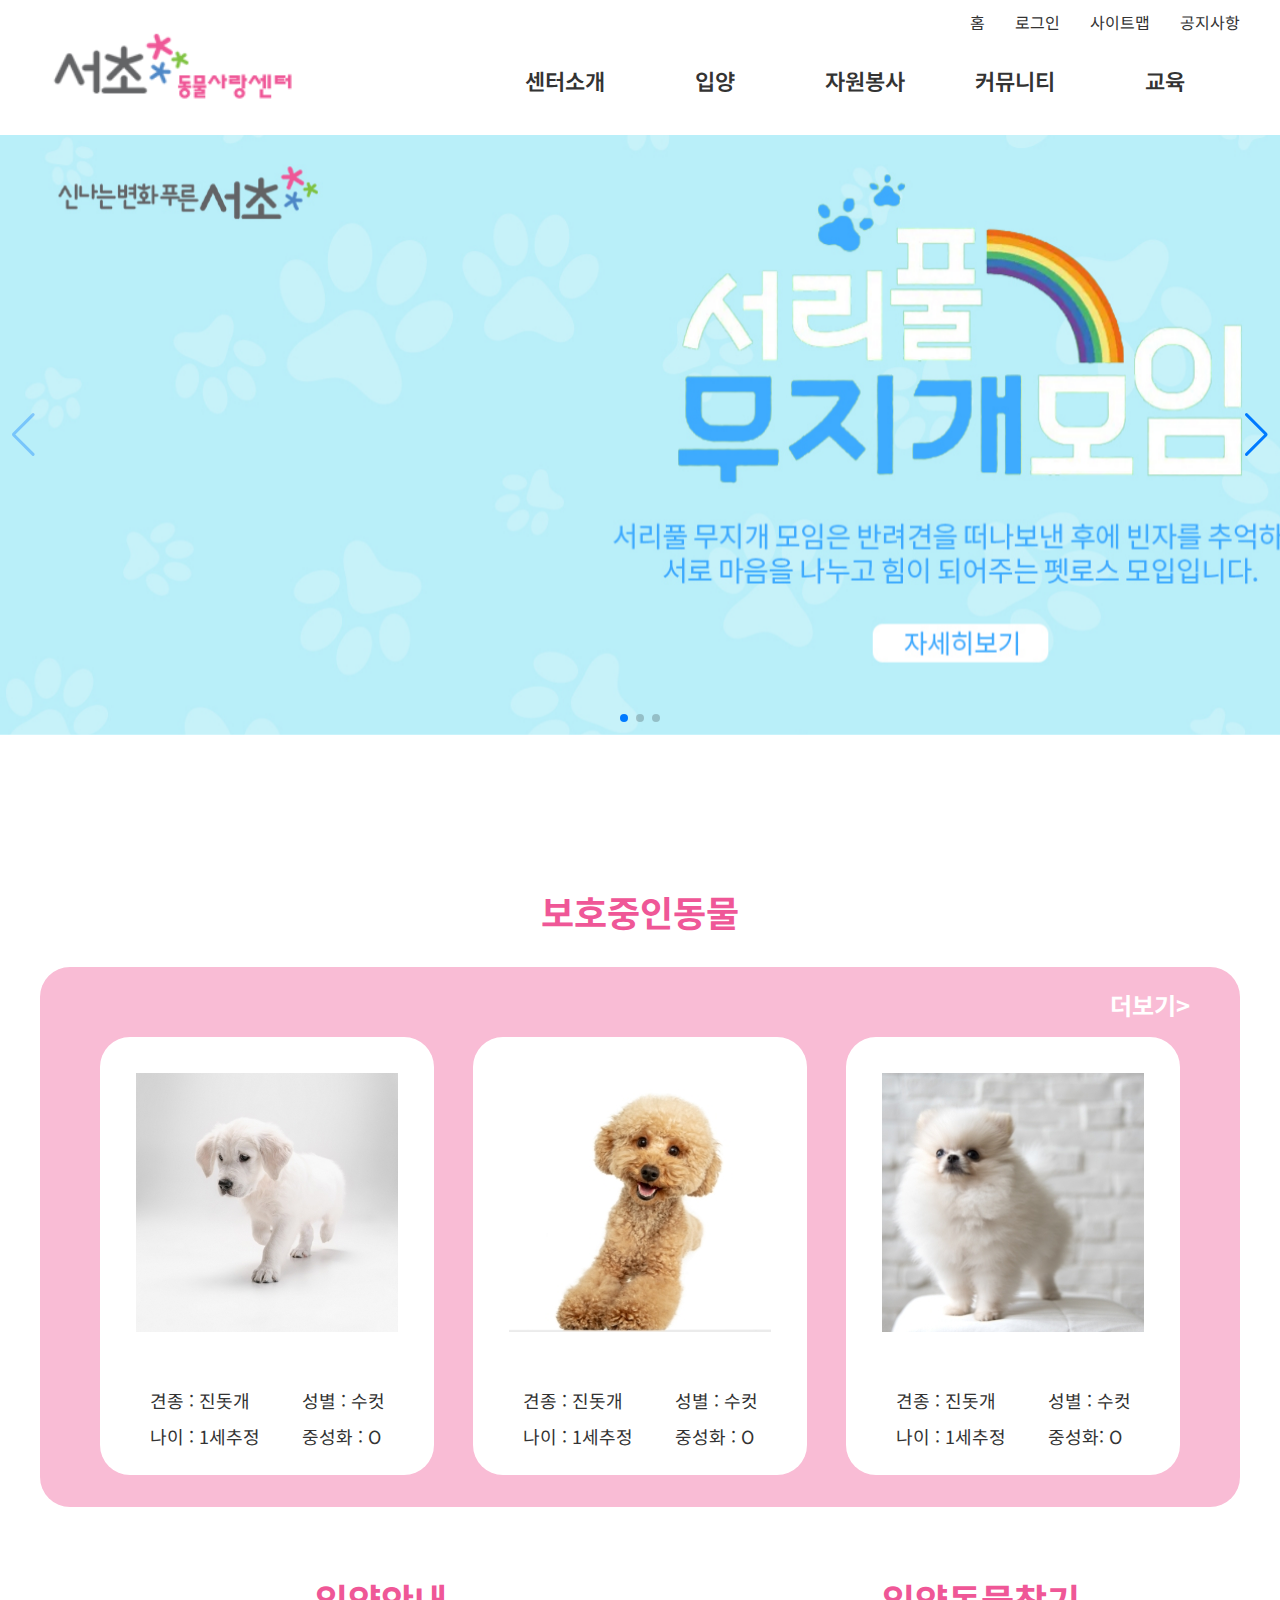
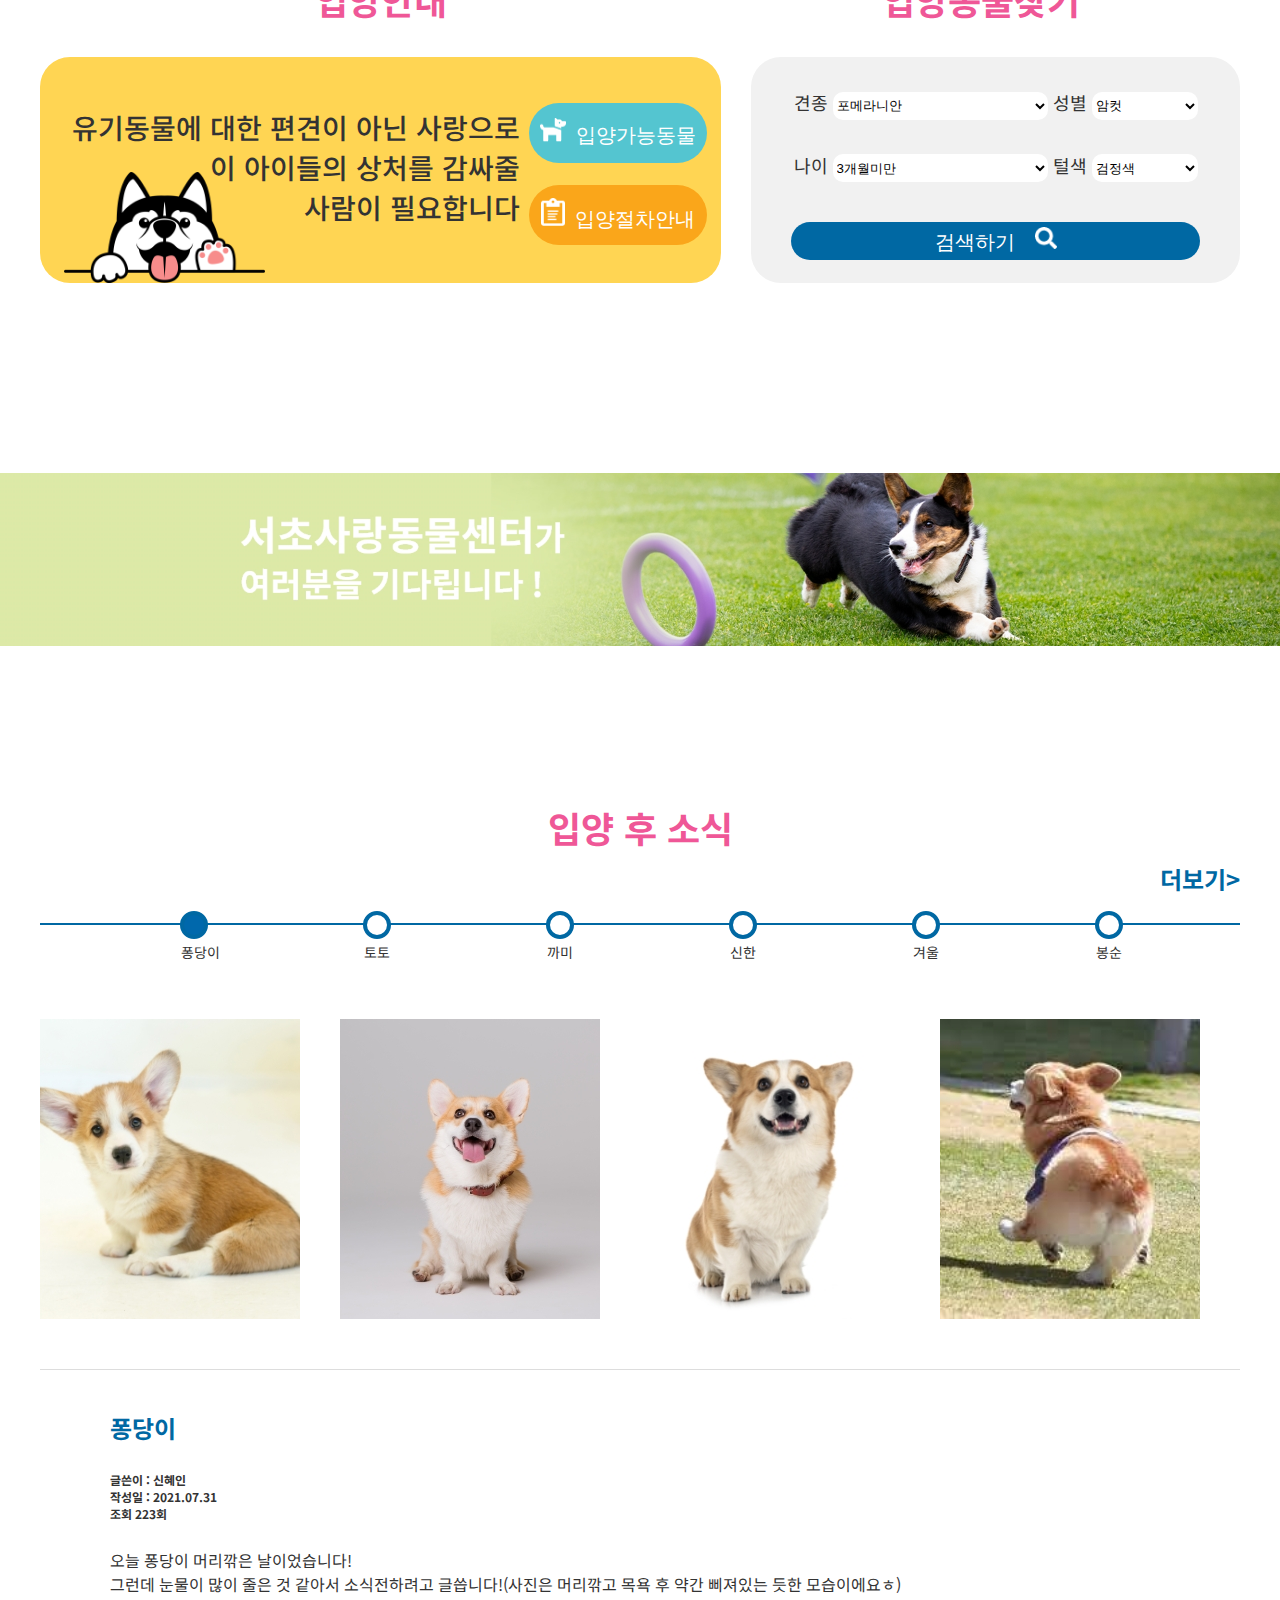
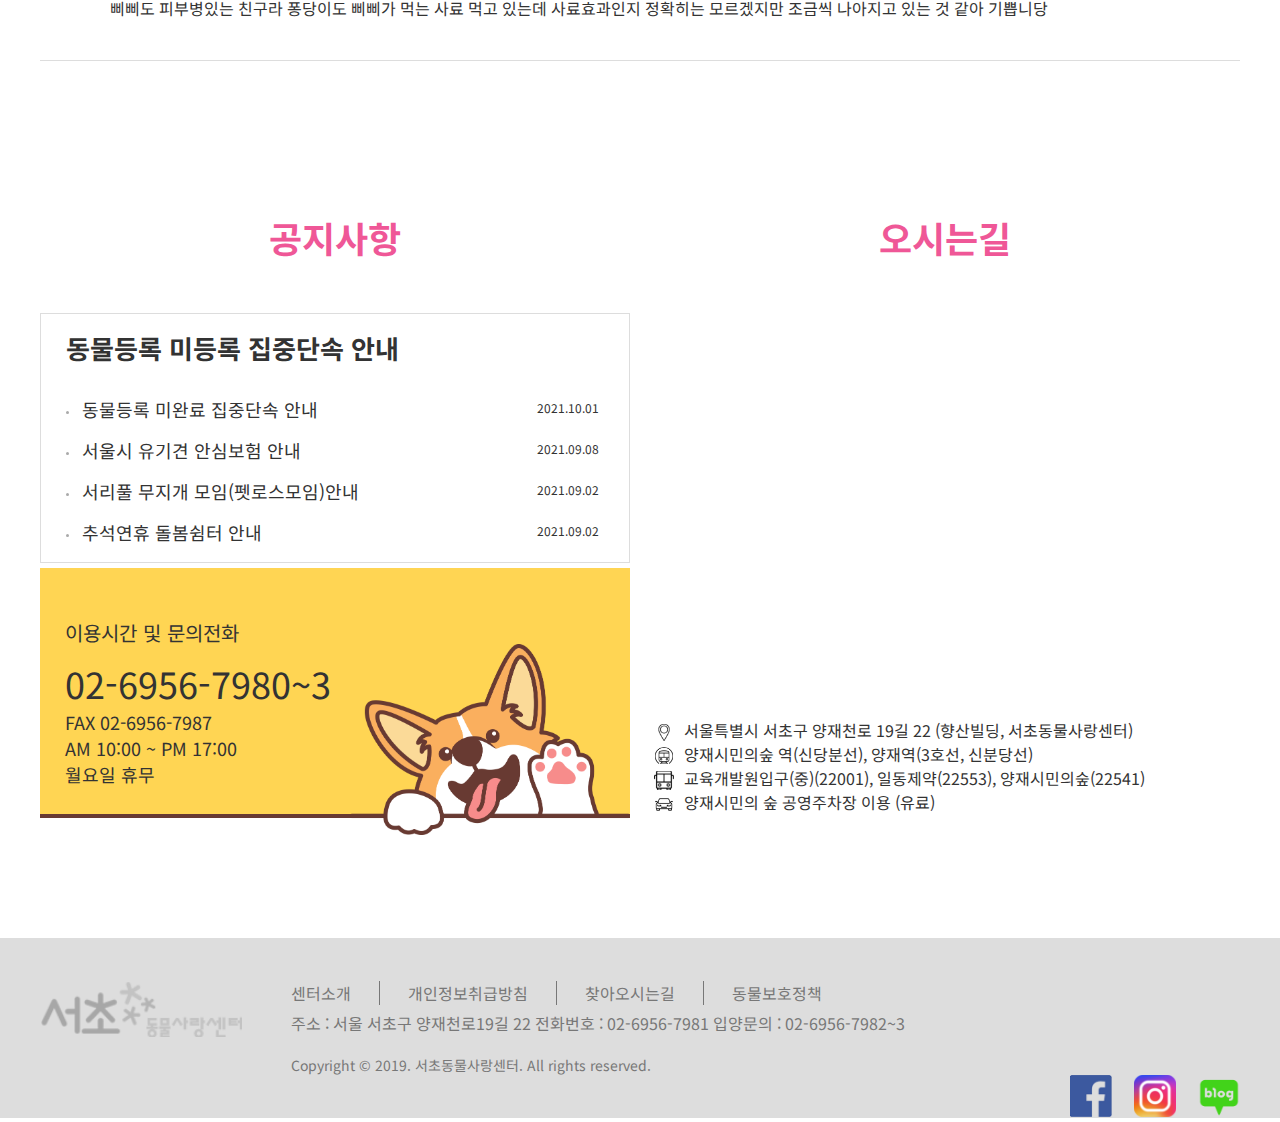
<file: index.html>
<!DOCTYPE html>
<html lang="ko">
<head>
    <meta charset="UTF-8">
    <meta http-equiv="X-UA-Compatible" content="IE=edge">
    <meta name="viewport" content="width=device-width, initial-scale=1.0">
    <title>서초동물사랑센터</title>
    <link href="https://fonts.googleapis.com/css2?family=Noto+Sans+KR:wght@300;400;500;700&display=swap" rel="stylesheet">
  <!-- 폰트어썸 -->
  <link rel="stylesheet" href="https://cdnjs.cloudflare.com/ajax/libs/font-awesome/4.7.0/css/font-awesome.min.css">
  <link rel="stylesheet" href="css/style.css">
  <!-- 제이쿼리 -->
  <script src="https://ajax.googleapis.com/ajax/libs/jquery/3.5.1/jquery.min.js"></script>
  <!-- 자바스크립트 -->
  <script src="./js/main.js"></script>
  <link
      rel="stylesheet"
      href="https://unpkg.com/swiper/swiper-bundle.min.css"
    />
    <script src="https://unpkg.com/swiper/swiper-bundle.min.js"></script>

</head>
<body>
    <header id="header">
        <h1><a href="./index.html"><img src="images/logo.png" alt="서울동물사랑센터 로고"></a>
        </h1>
        <div class="header-box">
            <ul class="header-first-nav">
                <li><a href="./index.html">홈</a></li>
                <li><a href="#">로그인</a></li>
                <li><a href="#">사이트맵</a></li>
                <li><a href="#">공지사항</a></li>
            </ul>
            <ul class="header-second-nav">
                <li><a href="./introduce/introduce.html">센터소개</a>
                    <ul class="header-second-nav-depth">
                        <li><a href="./introduce/introduce.html">소개</a></li>
                        <li><a href="./introduce/introduce_2.html">둘러보기</a></li>
                        <li><a href="./introduce/introduce_3.html">오시는길</a></li>
                    </ul>
                </li>
                <li><a href="./adopt/adopt-1.html">입양</a>
                    <ul class="header-second-nav-depth">
                        <li><a href="./adopt/adopt-1.html">입양절차</a></li>
                        <li><a href="./adopt/adopt-2.html">보호중인동물</a></li>
                        <li><a href="./adopt/adopt-3.html">입양 후 소식</a></li>
                    </ul>
                </li>
                <li><a href="#">자원봉사</a>
                    <ul class="header-second-nav-depth">
                        <li><a href="#">안내</a></li>
                        <li><a href="#">신청</a></li>
                    </ul>
                </li>
                <li><a href="#">커뮤니티</a>
                    <ul class="header-second-nav-depth">
                        <li><a href="#">공지사항</a></li>
                        <li><a href="#">갤러리</a></li>
                        <li><a href="#">뉴스레터</a></li>
                        <li><a href="#">FQA</a></li>
                    </ul>
                </li>
                <li><a href="#">교육</a>
                    <ul class="header-second-nav-depth">
                        <li><a href="#">온라인교육영상</a></li>
                    </ul>
                </li>
            </ul>
        </div>
    </header>
    <div class="swiper mySwiper">
        <div class="swiper-wrapper">
          <div class="swiper-slide"><img src="./images/main-banner1.jpg" alt="1"></div>
          <div class="swiper-slide"><img src="./images/main-banner2.jpg" alt="1"></div>
          <div class="swiper-slide"><img src="./images/main-banner3.jpg" alt="1"></div>
        </div>
        <div class="swiper-button-next"></div>
        <div class="swiper-button-prev"></div>
        <div class="swiper-pagination"></div>
      </div>

      <section id="contents-1">
          <h2>보호중인동물</h2>
          <div class="contents-box container">
            <a href="./adopt/adopt-2.html"><span>더보기></span></a>
              <div class="contents1">
                  <img src="images/contents-img1.jpg" alt="1">
                  <div class="text-box">
                      <div class="dog-info">
                          <a href="#"><span>견종 : 진돗개</span></a>
                          <a href="#"><span>나이 : 1세추정</span></a>
                      </div>
                      <div class="dog-info">
                        <a href="#"><span>성별 : 수컷</span></a>
                        <a href="#"><span>중성화 : O</span></a>
                    </div>
                  </div>
              </div>
              <div class="contents1">
                <img src="images/contents-img2.jpg" alt="2">
                <div class="text-box">
                    <div class="dog-info">
                        <a href="#"><span>견종 : 진돗개</span></a>
                        <a href="#"><span>나이 : 1세추정</span></a>
                    </div>
                    <div class="dog-info">
                      <a href="#"><span>성별 : 수컷</span></a>
                      <a href="#"><span>중성화 : O</span></a>
                  </div>
                    
                </div>
            </div>
            <div class="contents1">
                <img src="images/contents-img3.jpg" alt="3">
                <div class="text-box">
                    <div class="dog-info">
                        <a href="#"><span>견종 : 진돗개</span></a>
                        <a href="#"><span>나이 : 1세추정</span></a>
                    </div>
                    <div class="dog-info">
                      <a href="#"><span>성별 : 수컷</span></a>
                      <a href="#"><span>중성화: O</span></a>
                  </div>
                    
                </div>
            </div>
          </div>
      </section>

      <section id="contents-2">
          <div class="contents2-1">
              <h2>입양안내</h2>
              <div class="contents2-1-box">
                  <p>유기동물에 대한 편견이 아닌 사랑으로
                      이 아이들의 상처를 감싸줄
                      사람이 필요합니다
                  </p>
                  <img src="images/dog4.png" alt="dogimg1">
                  <div class="contents2-1-button">
                      <a href="./adopt/adopt-2.html"><button class="button1"><img src="images/icon01.png" alt="1">입양가능동물</button></a>
                      <a href="./adopt/adopt-1.html"><button class="button2"><img src="images/icon02.png" alt="2">입양절차안내</button></a>
                  </div>
              </div>
          </div>
          <div class="contents2-2">
              <h2>입양동물찾기</h2>
              <div class="contents2-2-box">
                  <div class="select-box">
                      <span class="span1">견종</span>
                      <select name="견종" class="select-1">
                          <option value="">포메라니안</option>
                          <option value="">푸들</option>
                          <option value="">허스키</option>
                          <option value="">웰시코기</option>
                          <option value="">도베르만</option>
                          <option value="">사모예드</option>
                          <option value="">진돗개</option>
                      </select>
                      <span class="span2">성별</span>
                      <select name="성별" class="select-2">
                          <option value="">암컷</option>
                          <option value="">수컷</option>
                      </select>
                  </div>
                  <div>
                      <span>나이</span>
                      <select name="나이" class="select-1">
                        <option value="">3개월미만</option>
                        <option value="">6개월미만</option>
                        <option value="">1세</option>
                        <option value="">2세</option>
                        <option value="">3세</option>
                        <option value="">4세</option>
                        <option value="">5세이상</option>   
                      </select>
                      <span>털색</span>
                      <select name="털색" class="select-2">
                        <option value="">검정색</option>
                        <option value="">갈색</option>
                        <option value="">하얀색</option>
                        <option value="">주황색</option>
                        <option value="">회색</option>
                        <option value="">기타</option>
                      </select>
                </div>
                <button class="search-button">검색하기<img src="images/search_icon.png" alt=""></button>
              </div>
          </div>
      </section>

      <section id="sub-banner">
          <div class="sub-banner">
              <img src="images/sub-banner.jpg" alt="sub banner">
          </div>
      </section> 
      
      <section id="contents-3" class="container">
          <h2>입양 후 소식</h2>
          <a href="./adopt/adopt-3.html"><span>더보기></span></a> 
          <div class="indicator">
                <div class="indicator-box">
                    <div class="borderline"></div>
                    
                    <ul class="circle">
                        <li><a href="#"></a></li>
                        <li><a href="#"></a></li>
                        <li><a href="#"></a></li>
                        <li><a href="#"></a></li>
                        <li><a href="#"></a></li>
                        <li><a href="#"></a></li>                 
                    </ul>
                    <ul class="dog-name">
                        <li><a href="#">퐁당이</a></li>
                        <li><a href="#">토토</a></li>
                        <li><a href="#">까미</a></li>
                        <li><a href="#">신한</a></li>
                        <li><a href="#">겨울</a></li>
                        <li><a href="#">봉순</a></li>                 
                    </ul>
                    </div>
                </div>
                
          </div>
          <div class="contents3">
              <img src="images/content3-img1.jpg" alt="c3img1">
              <img src="images/content3-img2.jpg" alt="c3img2">
              <img src="images/content3-img3.jpg" alt="c3img3">
              <img src="images/content3-img4.jpg" alt="c3img4">
          </div>
          <div class="review-box">
              <h3>퐁당이</h3><br>
              <div class="writer"><p>글쓴이 : 신혜인</p><p>작성일 : 2021.07.31</p><p>조회 223회</p></div><br>
              <p>오늘 퐁당이 머리깎은 날이었습니다!
                그런데 눈물이 많이 줄은 것 같아서 소식전하려고 글씁니다!(사진은 머리깎고 목욕 후 약간 삐져있는 듯한 모습이에요ㅎ)
                삐삐도 피부병있는 친구라 퐁당이도 삐삐가 먹는 사료 먹고 있는데 사료효과인지 정확히는 모르겠지만 조금씩 나아지고 있는 것 같아 기쁩니당</p>
          </div>
      </section>

      <section id="contents-4" class="container">
          <div class="contents4-1">
              <h2>공지사항</h2>
              <div class="notice-box">
                  <ul>
                      <li>
                          <a href="#">
                          <h3>동물등록 미등록 집중단속 안내</h3>
                      </a>
                    </li>
                    <li>
                        <a href="#">
                            동물등록 미완료 집중단속 안내
                            <span>2021.10.01</span>
                        </a>
                    </li>
                    <li>
                        <a href="#">
                            서울시 유기견 안심보험 안내
                            <span>2021.09.08</span>
                        </a>
                    </li>
                    <li>
                        <a href="#">
                            서리풀 무지개 모임(펫로스모임)안내
                            <span>2021.09.02</span>
                        </a>
                    </li>
                    <li>
                        <a href="#">
                            추석연휴 돌봄쉼터 안내
                            <span>2021.09.02</span>
                        </a>
                    </li>
                  </ul>
              </div>
              <div class="guide-box">
                  <p>이용시간 및 문의전화</p>
                  <p>02-6956-7980~3</p>
                  <p>FAX 02-6956-7987</p>
                  <p>AM 10:00 ~ PM 17:00</p>
                  <p>월요일 휴무</p>
                  <img src="images/dog2.png" alt="dog5">
              </div>
          </div>
          <div class="contents4-2">
              <h2>오시는길</h2>
              <div class="map">
                <iframe src="https://www.google.com/maps/embed?pb=!1m18!1m12!1m3!1d3166.33855707436!2d127.03593541558656!3d37.47633633704579!2m3!1f0!2f0!3f0!3m2!1i1024!2i768!4f13.1!3m3!1m2!1s0x357ca10b5d836675%3A0x1bbfbc48b01835de!2z7ISc7LSIIOuPmeusvOyCrOuekeyEvO2EsA!5e0!3m2!1sko!2skr!4v1635246978576!5m2!1sko!2skr" 
                width="590" 
                height="400" 
                style="border:0;" 
                allowfullscreen="" loading="lazy">
                </iframe>
              </div>
              <div class="map-guide">
                  <div class="map-guide-text-box">
                  <img src="images/guide-icon1.png" alt="">
                  <p>서울특별시 서초구 양재천로 19길 22
                    (향산빌딩, 서초동물사랑센터)</p>
                  </div> 
                  <div class="map-guide-text-box">
                    <img src="images/guide-icon2.png" alt="">
                    <p>양재시민의숲 역(신당분선), 양재역(3호선,
                        신분당선)
                    </p>
                    </div>
                    <div class="map-guide-text-box">
                        <img src="images/guide-icon3.png" alt="">
                        <p>교육개발원입구(중)(22001), 일동제약(22553),
                             양재시민의숲(22541)
                        </p>
                        </div>
                     <div class="map-guide-text-box">
                        <img src="images/guide-icon4.png" alt="">
                        <p>양재시민의 숲 공영주차장 이용 (유료)</p>
                    </div> 
              </div>
          </div>
      </section>
      <footer>
        <div class="footer-box">
                <a href="../index/index.html">
                    <img class="footer-logo" src="images/footer_logo.png" alt="푸터로고">
                </a>
                <div class="footer-box-flex">
                    <ul class="footer-box-ul">
                        <li><a href="./introduce/introduce.html">센터소개</a></li>
                        <li><a href="#">개인정보취급방침</a></li>
                        <li><a href="./introduce/introduce_3.html">찾아오시는길</a></li>
                        <li><a href="#">동물보호정책</a></li>
                    </ul>
                    <div class="footer-box-p">
                        <p>주소 : 서울 서초구 양재천로19길 22   전화번호 : 02-6956-7981   입양문의 : 02-6956-7982~3
                        </p>
                        <p>Copyright &copy; 2019. 서초동물사랑센터. All rights reserved.</p>
                    </div>
                </div>
            </div>
            <div class="icon">
                <a href="#"><img src="images/face-book.png" alt="페이스북"></a>
                <a href="#"><img src="images/instagram.png" alt="인스타그램"></a>
                <a href="#"><img src="images/band.png" alt="네이버밴드"></a>
            </div>
        </footer>
        <script>
            var swiper = new Swiper(".mySwiper", {
              spaceBetween: 30,
              centeredSlides: true,
              autoplay: {
                delay: 2500,
                disableOnInteraction: false,
              },
              pagination: {
                el: ".swiper-pagination",
                clickable: true,
              },
              navigation: {
                nextEl: ".swiper-button-next",
                prevEl: ".swiper-button-prev",
              },
            });
          </script>
</body>
</html>
</file>
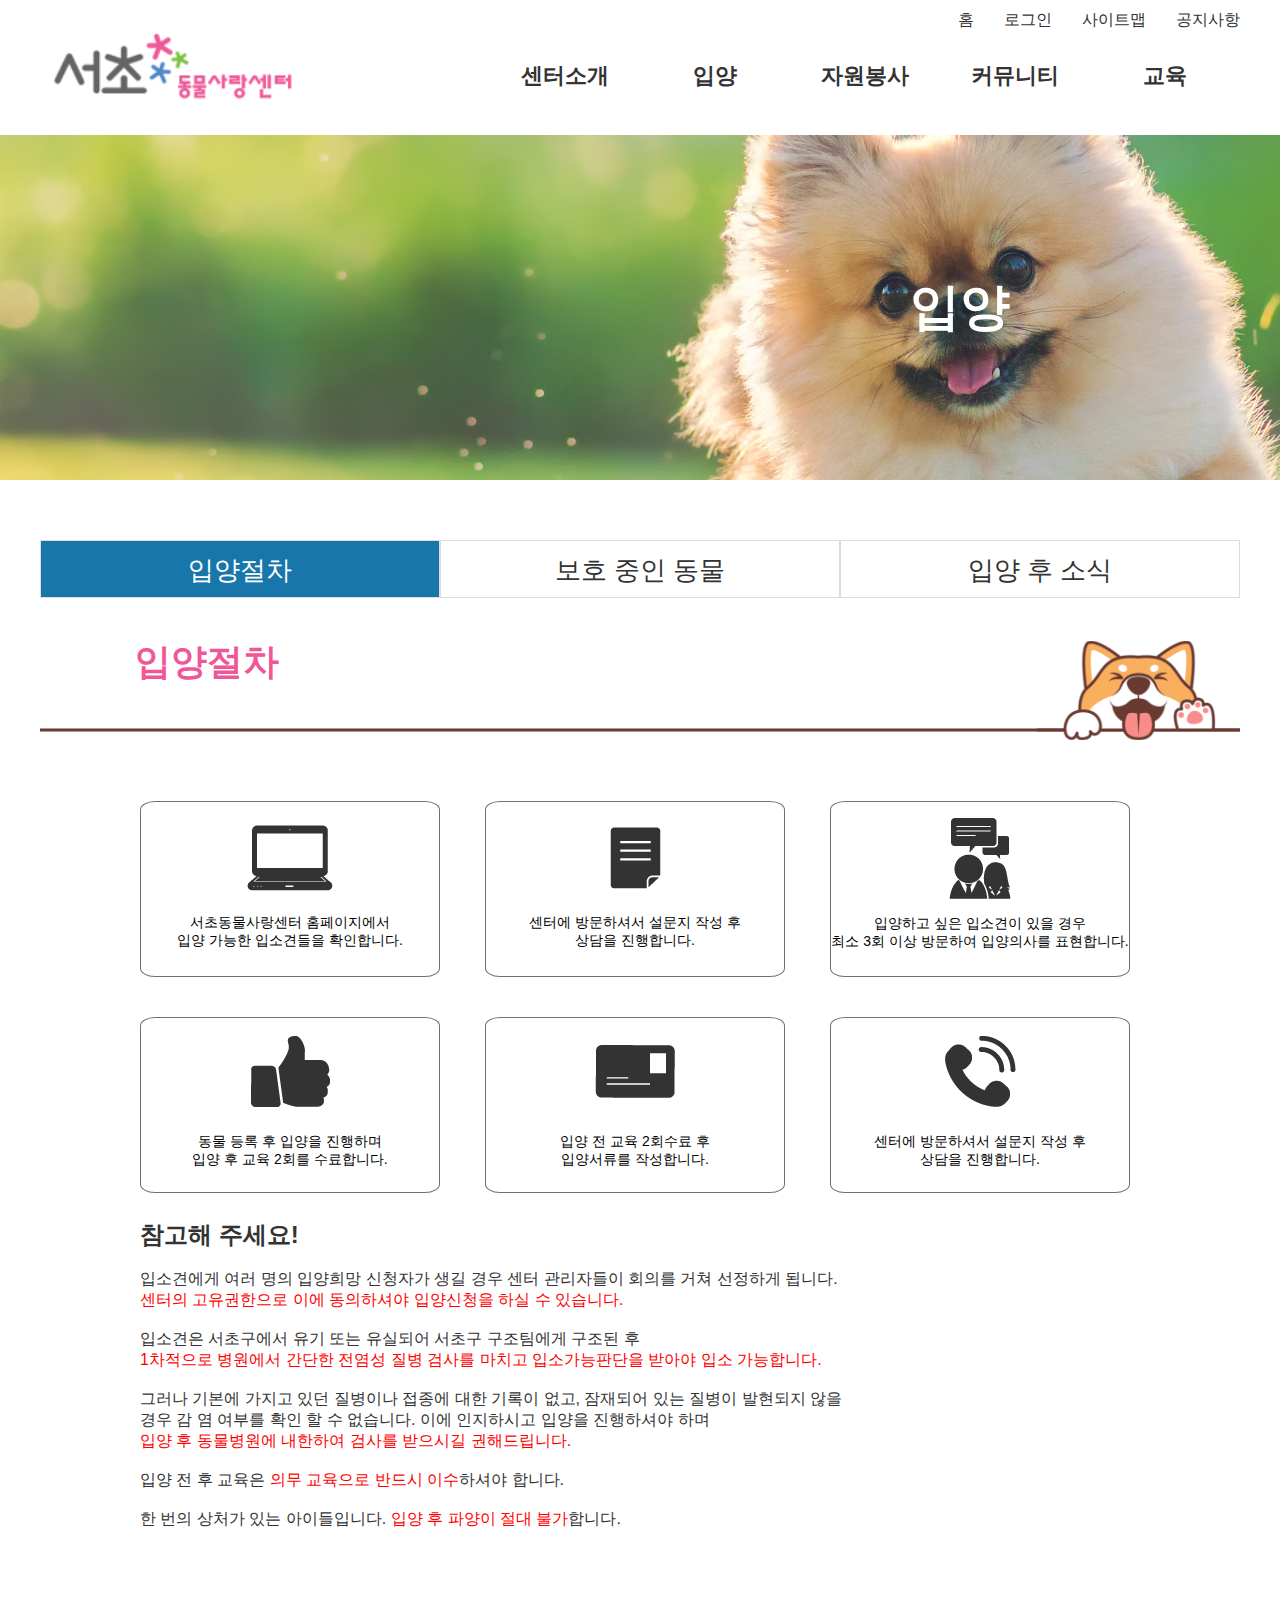
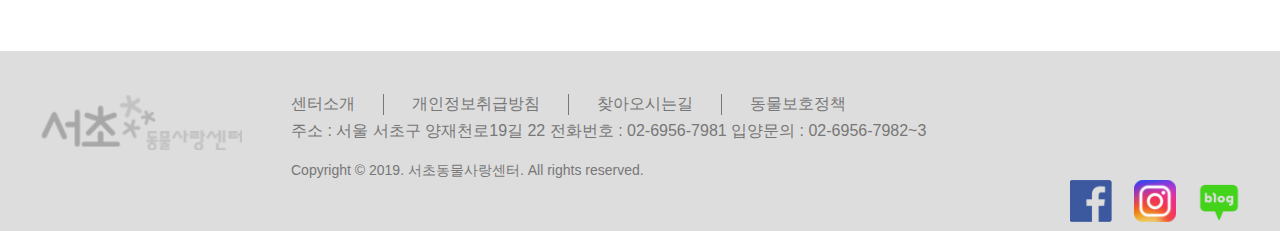
<file: adopt/adopt-1.html>
<!DOCTYPE html>
<html lang="ko">
<head>
    <meta charset="UTF-8">
    <meta http-equiv="X-UA-Compatible" content="IE=edge">
    <meta name="viewport" content="width=device-width, initial-scale=1.0">
    <title>서울동물사랑센터-입양절차</title>
    <link rel="stylesheet" href="./css/style.css">
    <link href="https://fonts.googleapis.com/css2?family=Nanum+Myeongjo:wght@400;700;800&display=swap" rel="stylesheet">
    <script src="https://ajax.googleapis.com/ajax/libs/jquery/3.5.1/jquery.min.js"></script>
    <script src="../js/main.js"></script>
    <link href="https://fonts.googleapis.com/css2?family=Nanum+Myeongjo:wght@400;700;800&display=swap" rel="stylesheet">
    <a href="index2.html" rel="보호 중인 동물"></a>
</head>
<body>
    <header id="header">
        <h1><a href="../index.html"><img src="images/logo.png" alt="서초동물사랑센터 로고"></a>
        </h1>
        <div class="header-box">
            <ul class="header-first-nav">
                <li><a href="../index.html">홈</a></li>
                <li><a href="#">로그인</a></li>
                <li><a href="#">사이트맵</a></li>
                <li><a href="#">공지사항</a></li>
            </ul>
            <ul class="header-second-nav">
                <li><a href="../introduce/introduce.html">센터소개</a>
                    <ul class="header-second-nav-depth">
                        <li><a href="../introduce/introduce.html">소개</a></li>
                        <li><a href="../introduce/introduce_2.html">둘러보기</a></li>
                        <li><a href="../introduce/introduce_3.html">오시는길</a></li>
                    </ul>
                </li>
                <li><a href="./adopt-1.html">입양</a>
                    <ul class="header-second-nav-depth">
                        <li><a href="./adopt-1.html">입양절차</a></li>
                        <li><a href="./adopt-2.html">보호중인동물</a></li>
                        <li><a href="./adopt-3.html">입양 후 소식</a></li>
                    </ul>
                </li>
                <li><a href="#">자원봉사</a>
                    <ul class="header-second-nav-depth">
                        <li><a href="#">안내</a></li>
                        <li><a href="#">신청</a></li>
                    </ul>
                </li>
                <li><a href="#">커뮤니티</a>
                    <ul class="header-second-nav-depth">
                        <li><a href="#">공지사항</a></li>
                        <li><a href="#">갤러리</a></li>
                        <li><a href="#">뉴스레터</a></li>
                        <li><a href="#">FQA</a></li>
                    </ul>
                </li>
                <li><a href="#">교육</a>
                    <ul class="header-second-nav-depth">
                        <li><a href="#">온라인교육영상</a></li>
                    </ul>
                </li>
            </ul>
        </div>
    </header>

    <section class="main-visual">
        <h2>입양</h2>
    </section>

    <section class="adopt-box">
        <div class="introduce">
            <ul class="introduce-nav">
                <li><a id="white" href="./adopt-1.html">입양절차</a></li>
                <li><a href="./adopt-2.html">보호 중인 동물</a></li>
                <li><a href="./adopt-3.html">입양 후 소식</a></li>
            </ul>
            <h2>입양절차</h2>
            <div class="dog-img"></div>
        </div>

            <div id="box1">
                <div class="content-1">
                    <div class="content-1-img"></div>
                    <p class="text-1">
                        서초동물사랑센터 홈페이지에서<br>
                        입양 가능한 입소견들을 확인합니다.
                    </p>
                </div>
                
                <div class="content-2">
                    <div class="content-2-img"></div>
                    <p class="text-2">
                        센터에 방문하셔서 설문지 작성 후<br>
                        상담을 진행합니다.
                    </p>
                </div>
                
                <div class="content-3">
                    <div class="content-3-img"></div>
                    <p class="text-3">
                        입양하고 싶은 입소견이 있을 경우<br>
                        최소 3회 이상 방문하여 입양의사를 표현합니다.
                    </p>
                </div>
    </div>
    
    <div id="box2">
        <div class="content-4">
            <div class="content-4-img"></div>
            <p class="text-4">
                동물 등록 후 입양을 진행하며<br>
                입양 후 교육 2회를 수료합니다.
            </p>
        </div>
        
        <div class="content-5">
            <div class="content-5-img"></div>
            <p class="text-5">
                입양 전 교육 2회수료 후<br>
                입양서류를 작성합니다.
            </p>
        </div>
        
        <div class="content-6">
            <div class="content-6-img"></div>
            <p class="text-6">
                센터에 방문하셔서 설문지 작성 후<br>
                상담을 진행합니다.
            </p>
        </div>
    </div>

    <div class="precautions">
        <h2>참고해 주세요!</h2><br>
        <p>입소견에게 여러 명의 입양희망 신청자가 생길 경우 센터 관리자들이 회의를 거쳐 선정하게 됩니다.<br><span>센터의 고유권한으로 이에 동의하셔야 입양신청을 하실 수 있습니다.</span></p><br>
        <p>입소견은 서초구에서 유기 또는 유실되어 서초구 구조팀에게 구조된 후<br><span>1차적으로 병원에서 간단한 전염성 질병 검사를 마치고 입소가능판단을 받아야 입소 가능합니다.</span></p><br>
        <p>그러나 기본에 가지고 있던 질병이나 접종에 대한 기록이 없고, 잠재되어 있는 질병이 발현되지 않을<br>경우 감 염 여부를 확인 할 수 없습니다. 이에 인지하시고 입양을 진행하셔야 하며<br><span>입양 후 동물병원에 내한하여 검사를 받으시길 권해드립니다.</span></p><br>
        <p>입양 전 후 교육은 <span>의무 교육으로 반드시 이수</span>하셔야 합니다.</p><br>
        <p>한 번의 상처가 있는 아이들입니다. <span>입양 후 파양이 절대 불가</span>합니다.</p>
    </div>
</section>
<footer>
    <div class="footer-box">
            <a href="../index.html">
                <img class="footer-logo" src="images/footer_logo.png" alt="푸터로고">
            </a>
            <div class="footer-box-flex">
                <ul class="footer-box-ul">
                    <li><a href="../introduce/introduce.html">센터소개</a></li>
                    <li><a href="#">개인정보취급방침</a></li>
                    <li><a href="../introduce/introduce_3.html">찾아오시는길</a></li>
                    <li><a href="#">동물보호정책</a></li>
                </ul>
                <div class="footer-box-p">
                    <p>주소 : 서울 서초구 양재천로19길 22   전화번호 : 02-6956-7981   입양문의 : 02-6956-7982~3
                    </p>
                    <p>Copyright &copy; 2019. 서초동물사랑센터. All rights reserved.</p>
                </div>
            </div>
        </div>
        <div class="icon">
            <a href="#"><img src="images/face-book.png" alt="페이스북"></a>
            <a href="#"><img src="images/instagram.png" alt="인스타그램"></a>
            <a href="#"><img src="images/band.png" alt="네이버밴드"></a>
        </div>
    </footer>
</body>
</html>
</file>
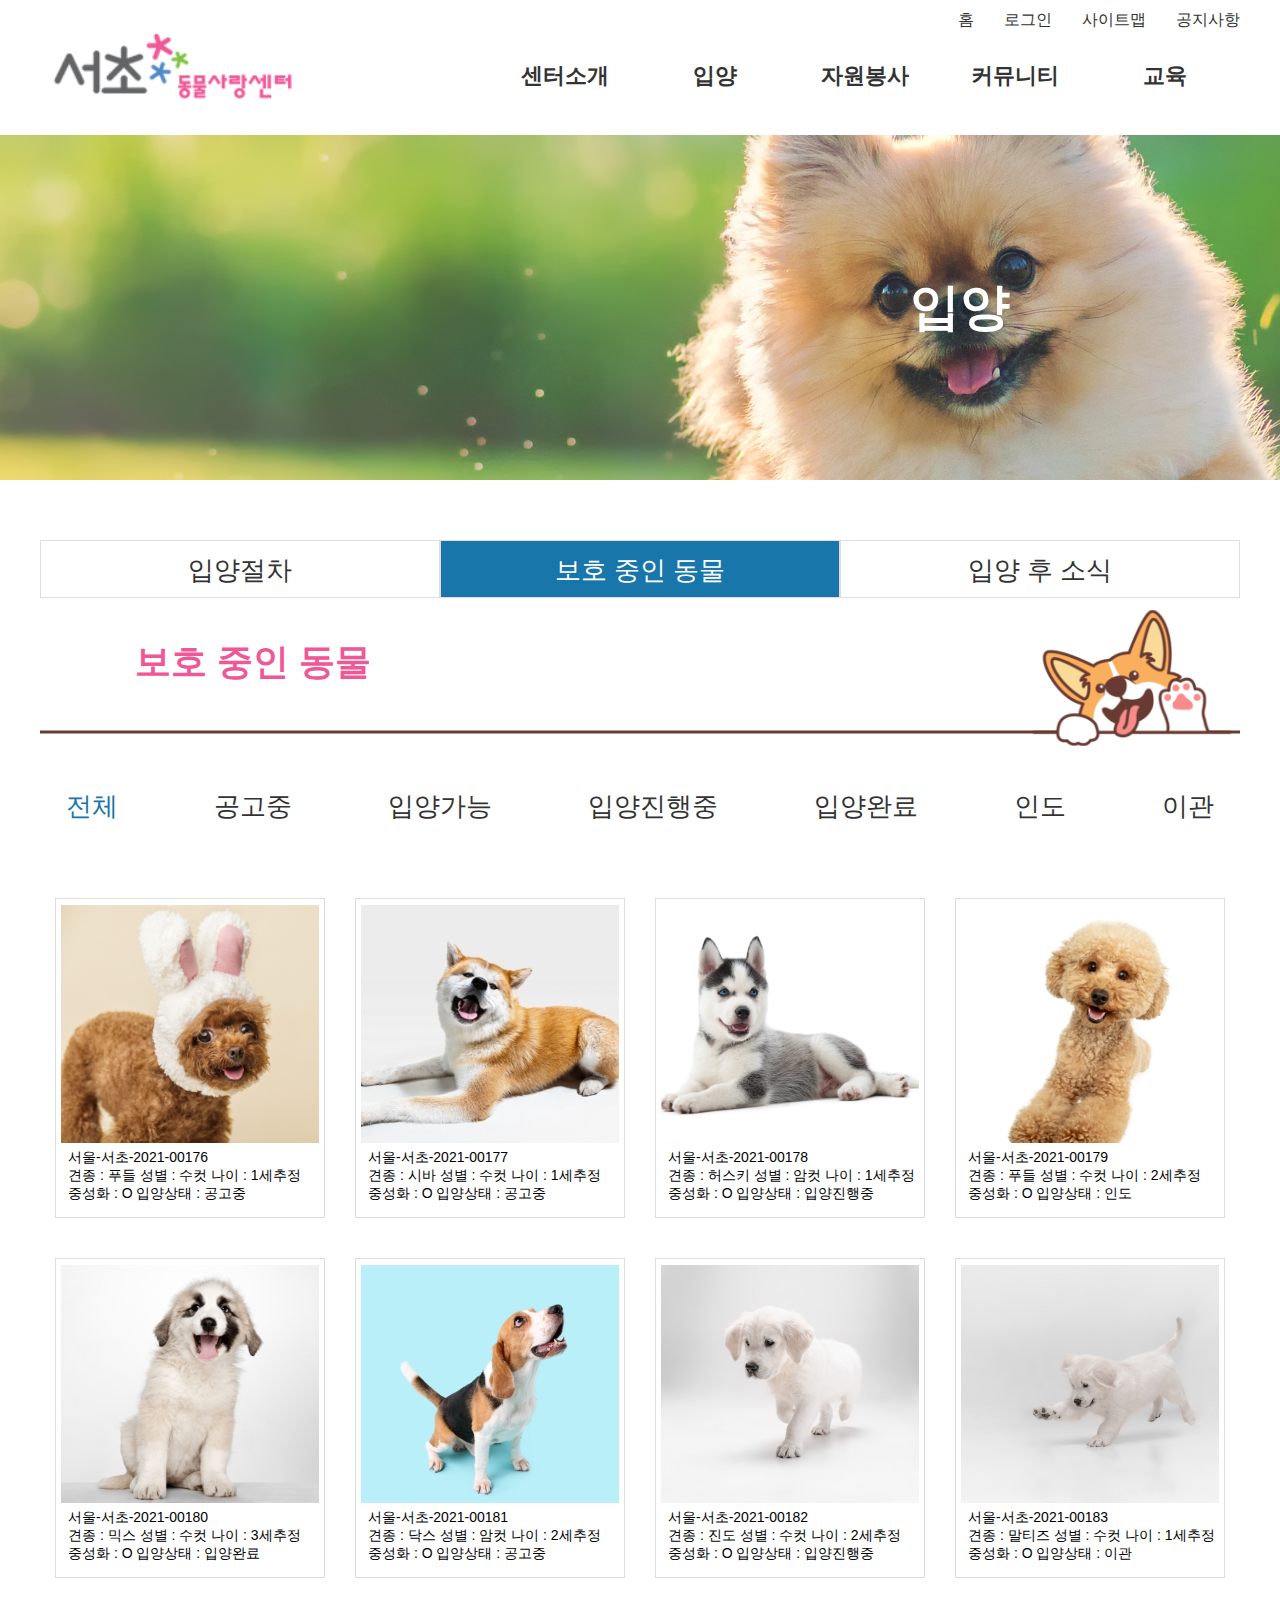
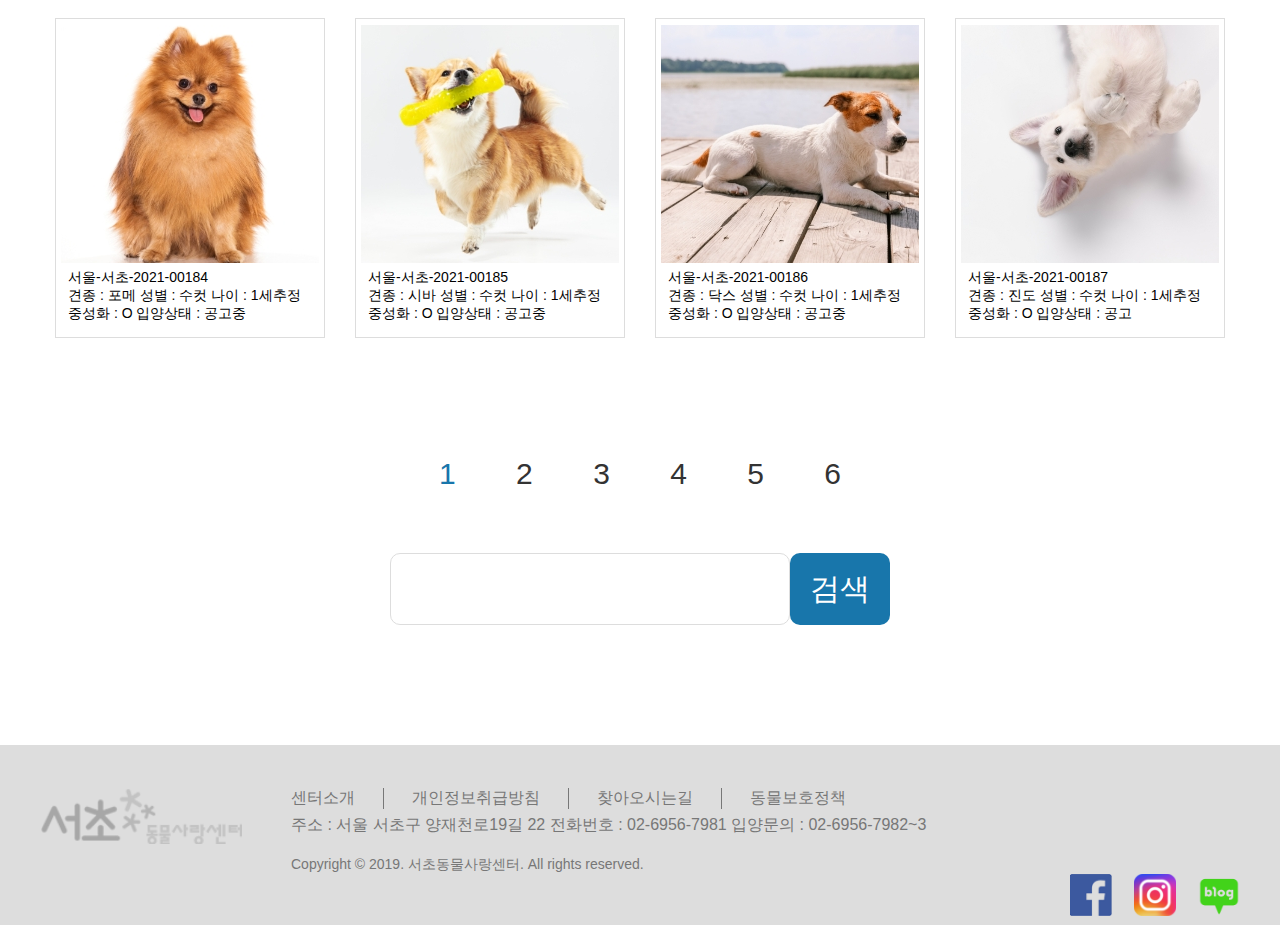
<file: adopt/adopt-2.html>
<!DOCTYPE html>
<html lang="ko">
<head>
    <meta charset="UTF-8">
    <meta http-equiv="X-UA-Compatible" content="IE=edge">
    <meta name="viewport" content="width=device-width, initial-scale=1.0">
    <title>서초동물사랑센터-보호 중인 동물</title>
    <link rel="stylesheet" href="./css/style2.css">
    <link href="https://fonts.googleapis.com/css2?family=Nanum+Myeongjo:wght@400;700;800&display=swap" rel="stylesheet">
    <script src="https://ajax.googleapis.com/ajax/libs/jquery/3.5.1/jquery.min.js"></script>
    <script src="../js/main.js"></script>
    <link href="https://fonts.googleapis.com/css2?family=Nanum+Myeongjo:wght@400;700;800&display=swap" rel="stylesheet">
</head>
<body>
    <header id="header">
        <h1><a href="../index.html"><img src="images/logo.png" alt="서초동물사랑센터 로고"></a>
        </h1>
        <div class="header-box">
            <ul class="header-first-nav">
                <li><a href="../index.html">홈</a></li>
                <li><a href="#">로그인</a></li>
                <li><a href="#">사이트맵</a></li>
                <li><a href="#">공지사항</a></li>
            </ul>
            <ul class="header-second-nav">
                <li><a href="#">센터소개</a>
                    <ul class="header-second-nav-depth">
                        <li><a href="../introduce/introduce.html">소개</a></li>
                        <li><a href="../introduce/introduce_2.html">둘러보기</a></li>
                        <li><a href="../introduce/introduce_3.html">오시는길</a></li>
                    </ul>
                </li>
                <li><a href="./adopt-1.html">입양</a>
                    <ul class="header-second-nav-depth">
                        <li><a href="./adopt-1.html">입양절차</a></li>
                        <li><a href="./adopt-2.html">보호중인동물</a></li>
                        <li><a href="./adopt-3.html">입양 후 소식</a></li>
                    </ul>
                </li>
                <li><a href="#">자원봉사</a>
                    <ul class="header-second-nav-depth">
                        <li><a href="#">안내</a></li>
                        <li><a href="#">신청</a></li>
                    </ul>
                </li>
                <li><a href="#">커뮤니티</a>
                    <ul class="header-second-nav-depth">
                        <li><a href="#">공지사항</a></li>
                        <li><a href="#">갤러리</a></li>
                        <li><a href="#">뉴스레터</a></li>
                        <li><a href="#">FQA</a></li>
                    </ul>
                </li>
                <li><a href="#">교육</a>
                    <ul class="header-second-nav-depth">
                        <li><a href="#">온라인교육영상</a></li>
                    </ul>
                </li>
            </ul>
        </div>
    </header>
    
    <section class="main-visual">
        <h2>입양</h2>
    </section>

    <section class="adopt-box">
        <div class="introduce">
            <ul class="introduce-nav">
                <li><a href="./adopt-1.html">입양절차</a></li>
                <li><a id="white" href="./adopt-2.html">보호 중인 동물</a></li>
                <li><a href="./adopt-3.html">입양 후 소식</a></li>
            </ul>
            <h2>보호 중인 동물</h2>
            <div class="dog-img"></div>
        </div>
            <ul class="protect-menu">
                <li><a class="blue" href="#">전체</a></li>
                <li><a href="#">공고중</a></li>
                <li><a href="#">입양가능</a></li>
                <li><a href="#">입양진행중</a></li>
                <li><a href="#">입양완료</a></li>
                <li><a href="#">인도</a></li>
                <li><a href="#">이관</a></li>
            </ul>

        <div id="box1">
            <div class="protect-1">
                <div class="protect-1-img"></div>
                <p class="text-1">
                    서울-서초-2021-00176<br>
                    견종 : 푸들 성별 : 수컷 나이 : 1세추정<br>
                    중성화 : O 입양상태 : 공고중
                </p>
            </div>

            <div class="protect-2">
                <div class="protect-2-img"></div>
                <p class="text-2">
                    서울-서초-2021-00177<br>
                    견종 : 시바 성별 : 수컷 나이 : 1세추정<br>
                    중성화 : O 입양상태 : 공고중
                </p>
            </div>

            <div class="protect-3">
                <div class="protect-3-img"></div>
                <p class="text-3">
                    서울-서초-2021-00178<br>
                    견종 : 허스키 성별 : 암컷 나이 : 1세추정<br>
                    중성화 : O 입양상태 : 입양진행중
                </p>
            </div>

            <div class="protect-4">
                <div class="protect-4-img"></div>
                <p class="text-4">
                    서울-서초-2021-00179<br>
                    견종 : 푸들 성별 : 수컷 나이 : 2세추정<br>
                    중성화 : O 입양상태 : 인도
                </p>
            </div>
        </div>

        <div id="box2">
            <div class="protect-5">
                <div class="protect-5-img"></div>
                <p class="text-5">
                    서울-서초-2021-00180<br>
                    견종 : 믹스 성별 : 수컷 나이 : 3세추정<br>
                    중성화 : O 입양상태 : 입양완료
                </p>
            </div>

            <div class="protect-6">
                <div class="protect-6-img"></div>
                <p class="text-6">
                    서울-서초-2021-00181<br>
                    견종 : 닥스 성별 : 암컷 나이 : 2세추정<br>
                    중성화 : O 입양상태 : 공고중
                </p>
            </div>

            <div class="protect-7">
                <div class="protect-7-img"></div>
                <p class="text-7">
                    서울-서초-2021-00182<br>
                    견종 : 진도 성별 : 수컷 나이 : 2세추정<br>
                    중성화 : O 입양상태 : 입양진행중
                </p>
            </div>

            <div class="protect-8">
                <div class="protect-8-img"></div>
                <p class="text-8">
                    서울-서초-2021-00183<br>
                    견종 : 말티즈 성별 : 수컷 나이 : 1세추정<br>
                    중성화 : O 입양상태 : 이관
                </p>
            </div>
        </div>

        <div id="box3">
            <div class="protect-9">
                <div class="protect-9-img"></div>
                <p class="text-8">
                    서울-서초-2021-00184<br>
                    견종 : 포메 성별 : 수컷 나이 : 1세추정<br>
                    중성화 : O 입양상태 : 공고중
                </p>
            </div>

            <div class="protect-10">
                <div class="protect-10-img"></div>
                <p class="text-10">
                    서울-서초-2021-00185<br>
                    견종 : 시바 성별 : 수컷 나이 : 1세추정<br>
                    중성화 : O 입양상태 : 공고중
                </p>
            </div>
            
            <div class="protect-11">
                <div class="protect-11-img"></div>
                <p class="text-11">
                    서울-서초-2021-00186<br>
                    견종 : 닥스 성별 : 수컷 나이 : 1세추정<br>
                    중성화 : O 입양상태 : 공고중
                </p>
            </div>

            <div class="protect-12">
                <div class="protect-12-img"></div>
                <p class="text-12">
                    서울-서초-2021-00187<br>
                    견종 : 진도 성별 : 수컷 나이 : 1세추정<br>
                    중성화 : O 입양상태 : 공고
                </p> 
            </div>
        </div>
    </section>
    <div class="pagebtn">
        <ul>
            <li><a class="blue" href="#">1</a></li>
            <li><a href="#">2</a></li>
            <li><a href="#">3</a></li>
            <li><a href="#">4</a></li>
            <li><a href="#">5</a></li>
            <li><a href="#">6</a></li>
        </ul>
    </div>
    <div class="search-box">
        <input type="검색어를 입력하세요.">
        <button>검색</button>
    </div>
    <footer>
        <div class="footer-box">
                <a href="../index.html">
                    <img class="footer-logo" src="images/footer_logo.png" alt="푸터로고">
                </a>
                <div class="footer-box-flex">
                    <ul class="footer-box-ul">
                        <li><a href="../introduce/introduce.html">센터소개</a></li>
                        <li><a href="#">개인정보취급방침</a></li>
                        <li><a href="../introduce/introduce_3.html">찾아오시는길</a></li>
                        <li><a href="#">동물보호정책</a></li>
                    </ul>
                    <div class="footer-box-p">
                        <p>주소 : 서울 서초구 양재천로19길 22   전화번호 : 02-6956-7981   입양문의 : 02-6956-7982~3
                        </p>
                        <p>Copyright &copy; 2019. 서초동물사랑센터. All rights reserved.</p>
                    </div>
                </div>
            </div>
            <div class="icon">
                <a href="#"><img src="images/face-book.png" alt="페이스북"></a>
                <a href="#"><img src="images/instagram.png" alt="인스타그램"></a>
                <a href="#"><img src="images/band.png" alt="네이버밴드"></a>
            </div>
        </footer>
</body>
</html>
</file>
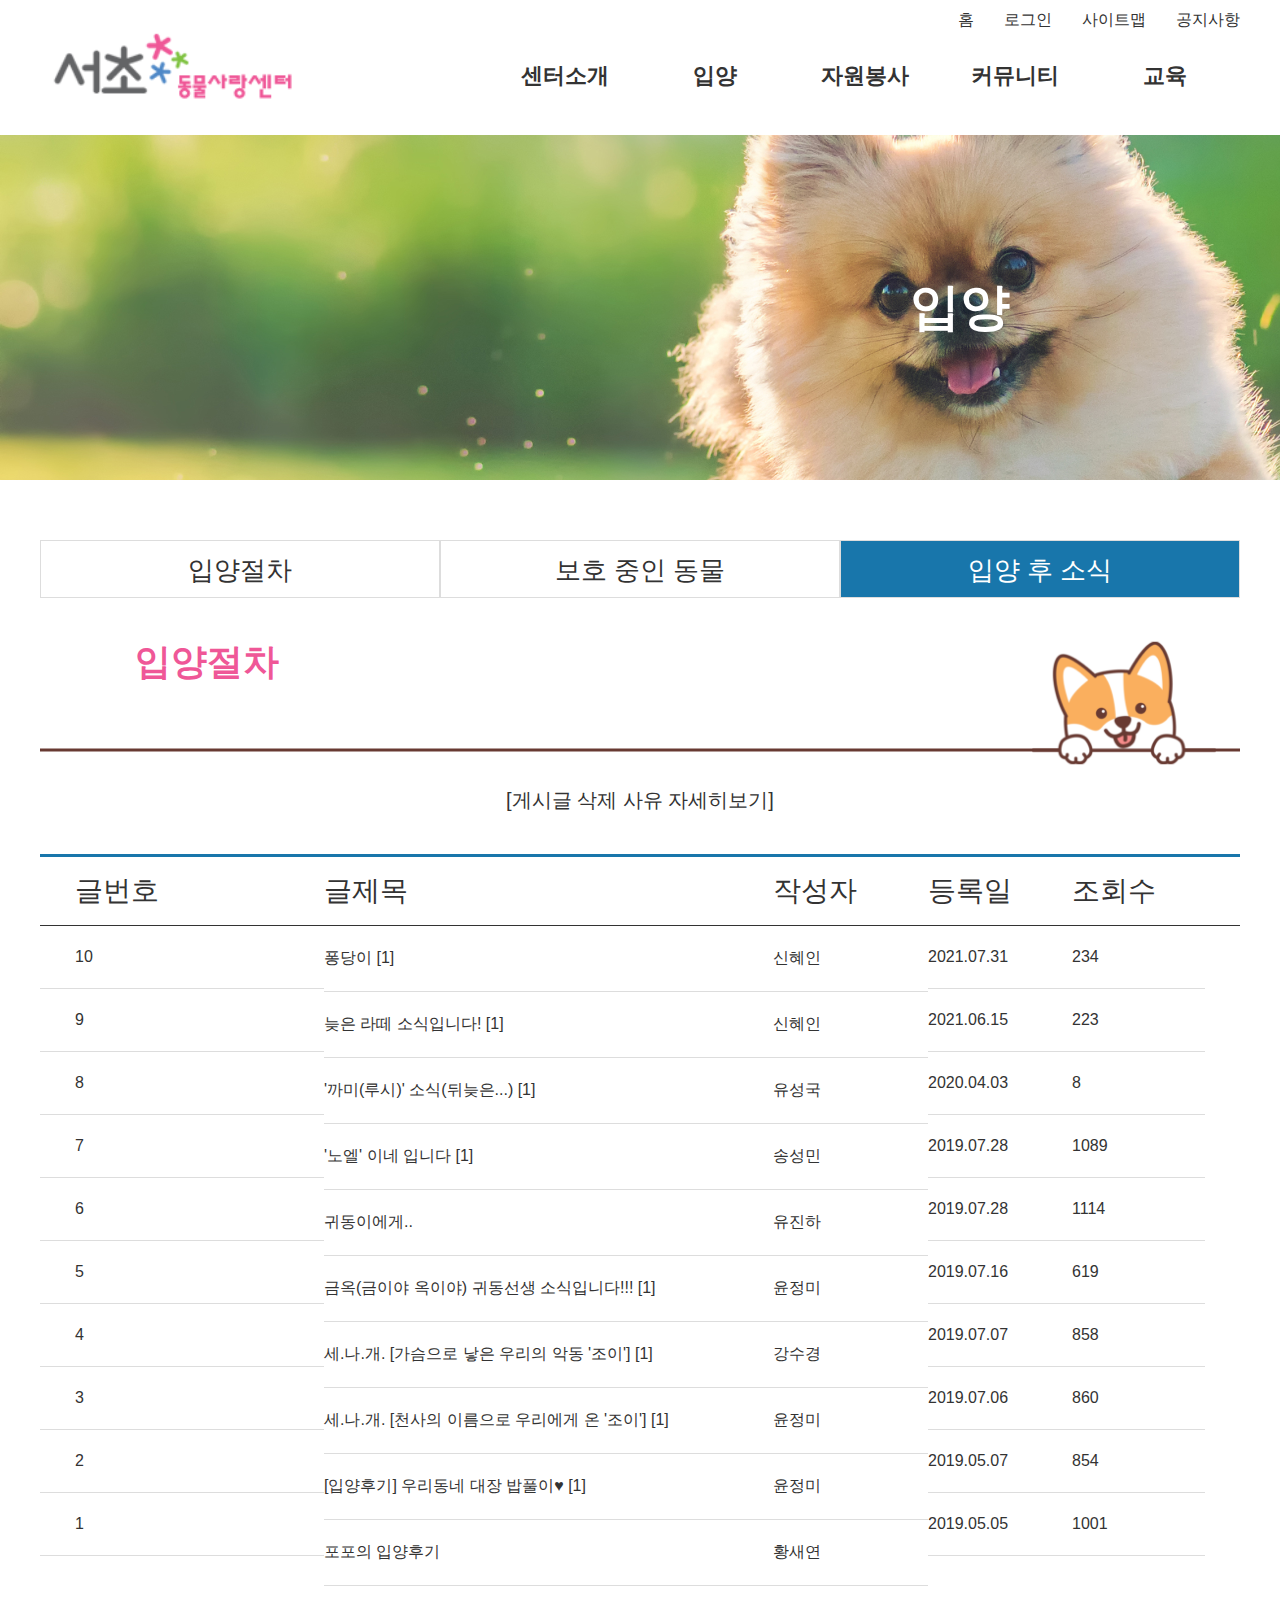
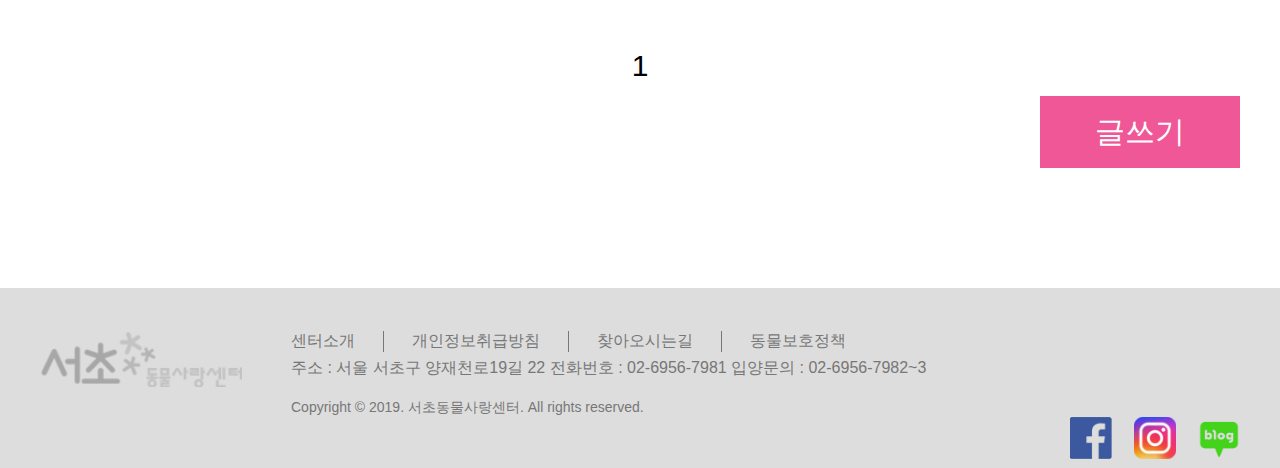
<file: adopt/adopt-3.html>
<!DOCTYPE html>
<html lang="en">
<head>
    <meta charset="UTF-8">
    <meta http-equiv="X-UA-Compatible" content="IE=edge">
    <meta name="viewport" content="width=device-width, initial-scale=1.0">
    <title>Document</title>
    <link rel="stylesheet" href="./css/style3.css">
    <link href="https://fonts.googleapis.com/css2?family=Nanum+Myeongjo:wght@400;700;800&display=swap" rel="stylesheet">
    <script src="https://ajax.googleapis.com/ajax/libs/jquery/3.5.1/jquery.min.js"></script>
    <script src="../js/main.js"></script>
</head>
<body>
    <header id="header">
        <h1><a href="../index.html"><img src="images/logo.png" alt="서초동물사랑센터 로고"></a>
        </h1>
        <div class="header-box">
            <ul class="header-first-nav">
                <li><a href="../index.html">홈</a></li>
                <li><a href="#">로그인</a></li>
                <li><a href="#">사이트맵</a></li>
                <li><a href="#">공지사항</a></li>
            </ul>
            <ul class="header-second-nav">
                <li><a href="#">센터소개</a>
                    <ul class="header-second-nav-depth">
                        <li><a href="../introduce/introduce.html">소개</a></li>
                        <li><a href="../introduce/introduce_2.html">둘러보기</a></li>
                        <li><a href="../introduce/introduce_3.html">오시는길</a></li>
                    </ul>
                </li>
                <li><a href="./adopt-1.html">입양</a>
                    <ul class="header-second-nav-depth">
                        <li><a href="./adopt-1.html">입양절차</a></li>
                        <li><a href="./adopt-2.html">보호중인동물</a></li>
                        <li><a href="./adopt-3.html">입양 후 소식</a></li>
                    </ul>
                </li>
                <li><a href="#">자원봉사</a>
                    <ul class="header-second-nav-depth">
                        <li><a href="#">안내</a></li>
                        <li><a href="#">신청</a></li>
                    </ul>
                </li>
                <li><a href="#">커뮤니티</a>
                    <ul class="header-second-nav-depth">
                        <li><a href="#">공지사항</a></li>
                        <li><a href="#">갤러리</a></li>
                        <li><a href="#">뉴스레터</a></li>
                        <li><a href="#">FQA</a></li>
                    </ul>
                </li>
                <li><a href="#">교육</a>
                    <ul class="header-second-nav-depth">
                        <li><a href="#">온라인교육영상</a></li>
                    </ul>
                </li>
            </ul>
        </div>
    </header>

    <section class="main-visual">
        <h2>입양</h2>
    </section>

    <section class="adopt-box">
        <div class="introduce">
            <ul class="introduce-nav">
                <li><a href="./adopt-1.html">입양절차</a></li>
                <li><a href="./adopt-2.html">보호 중인 동물</a></li>
                <li><a id="white" href="./adopt-3.html">입양 후 소식</a></li>
            </ul>
            <h2>입양절차</h2>
            <div class="dog-img"></div>
        </div>
    </section>

    <section class="delete">
        <a href="#"><p>[게시글 삭제 사유 자세히보기]</p></a>
    </section>

    <section class="depth-box">
        <ul class="depth-1">
            <li><a href="#">글번호</a>
            </li>
            <li><a href="#">글제목</a>
            </li>
            <li><a href="#">작성자</a>
            </li>
            <li><a href="#">등록일</a>
            </li>
            <li><a href="#">조회수</a>
            </li>
        </ul>
    </section>
    <section class="depth-box2">
        <ul class="depth-2">
            <li><a href="">10</a></li>
            <li><a href="">9</a></li>
            <li><a href="">8</a></li>
            <li><a href="">7</a></li>
            <li><a href="">6</a></li>
            <li><a href="">5</a></li>
            <li><a href="">4</a></li>
            <li><a href="">3</a></li>
            <li><a href="">2</a></li>
            <li><a href="">1</a></li>
        </ul>
        <ul class="depth-2">
            <li><a href="">퐁당이 [1]</a></li>
            <li><a href="">늦은 라떼 소식입니다! [1]</a></li>
            <li><a href="">'까미(루시)' 소식(뒤늦은...) [1]</a></li>
            <li><a href="">'노엘' 이네 입니다 [1] </a></li>
            <li><a href="">귀동이에게..</a></li>
            <li><a href="">금옥(금이야 옥이야) 귀동선생 소식입니다!!! [1]</a></li>
            <li><a href="">세.나.개. [가슴으로 낳은 우리의 악동 '조이'] [1]</a></li>
            <li><a href="">세.나.개. [천사의 이름으로 우리에게 온 '조이'] [1] </a></li>
            <li><a href="">[입양후기] 우리동네 대장 밥풀이♥ [1]</a></li>
            <li><a href="">포포의 입양후기</a></li>
        </ul>
        <ul class="depth-2">
            <li><a href="">신혜인</a></li>
            <li><a href="">신혜인</a></li>
            <li><a href="">유성국</a></li>
            <li><a href="">송성민</a></li>
            <li><a href="">유진하</a></li>
            <li><a href="">윤정미</a></li>
            <li><a href="">강수경</a></li>
            <li><a href="">윤정미</a></li>
            <li><a href="">윤정미</a></li>
            <li><a href="">황새연</a></li>
        </ul>
        <ul class="depth-2">
            <li><a href="">2021.07.31</a></li>
            <li><a href="">2021.06.15</a></li>
            <li><a href="">2020.04.03</a></li>
            <li><a href="">2019.07.28</a></li>
            <li><a href="">2019.07.28</a></li>
            <li><a href="">2019.07.16</a></li>
            <li><a href="">2019.07.07</a></li>
            <li><a href="">2019.07.06</a></li>
            <li><a href="">2019.05.07</a></li>
            <li><a href="">2019.05.05</a></li>
        </ul>
        <ul class="depth-2">
            <li><a href="">234</a></li>
            <li><a href="">223</a></li>
            <li><a href="">8</a></li>
            <li><a href="">1089</a></li>
            <li><a href="">1114</a></li>
            <li><a href="">619</a></li>
            <li><a href="">858</a></li>
            <li><a href="">860</a></li>
            <li><a href="">854</a></li>
            <li><a href="">1001</a></li>
        </ul>
    </section>
    <section class="page-num">
        <p>1</p>
        <button>글쓰기</button>
    </section>




    <footer>
        <div class="footer-box">
                <a href="../index.html">
                    <img class="footer-logo" src="images/footer_logo.png" alt="푸터로고">
                </a>
                <div class="footer-box-flex">
                    <ul class="footer-box-ul">
                        <li><a href="../introduce/introduce.html">센터소개</a></li>
                        <li><a href="#">개인정보취급방침</a></li>
                        <li><a href="../introduce/introduce_3.html">찾아오시는길</a></li>
                        <li><a href="#">동물보호정책</a></li>
                    </ul>
                    <div class="footer-box-p">
                        <p>주소 : 서울 서초구 양재천로19길 22   전화번호 : 02-6956-7981   입양문의 : 02-6956-7982~3
                        </p>
                        <p>Copyright &copy; 2019. 서초동물사랑센터. All rights reserved.</p>
                    </div>
                </div>
            </div>
            <div class="icon">
                <a href="#"><img src="images/face-book.png" alt="페이스북"></a>
                <a href="#"><img src="images/instagram.png" alt="인스타그램"></a>
                <a href="#"><img src="images/band.png" alt="네이버밴드"></a>
            </div>
        </footer>
</body>
</html>
</file>
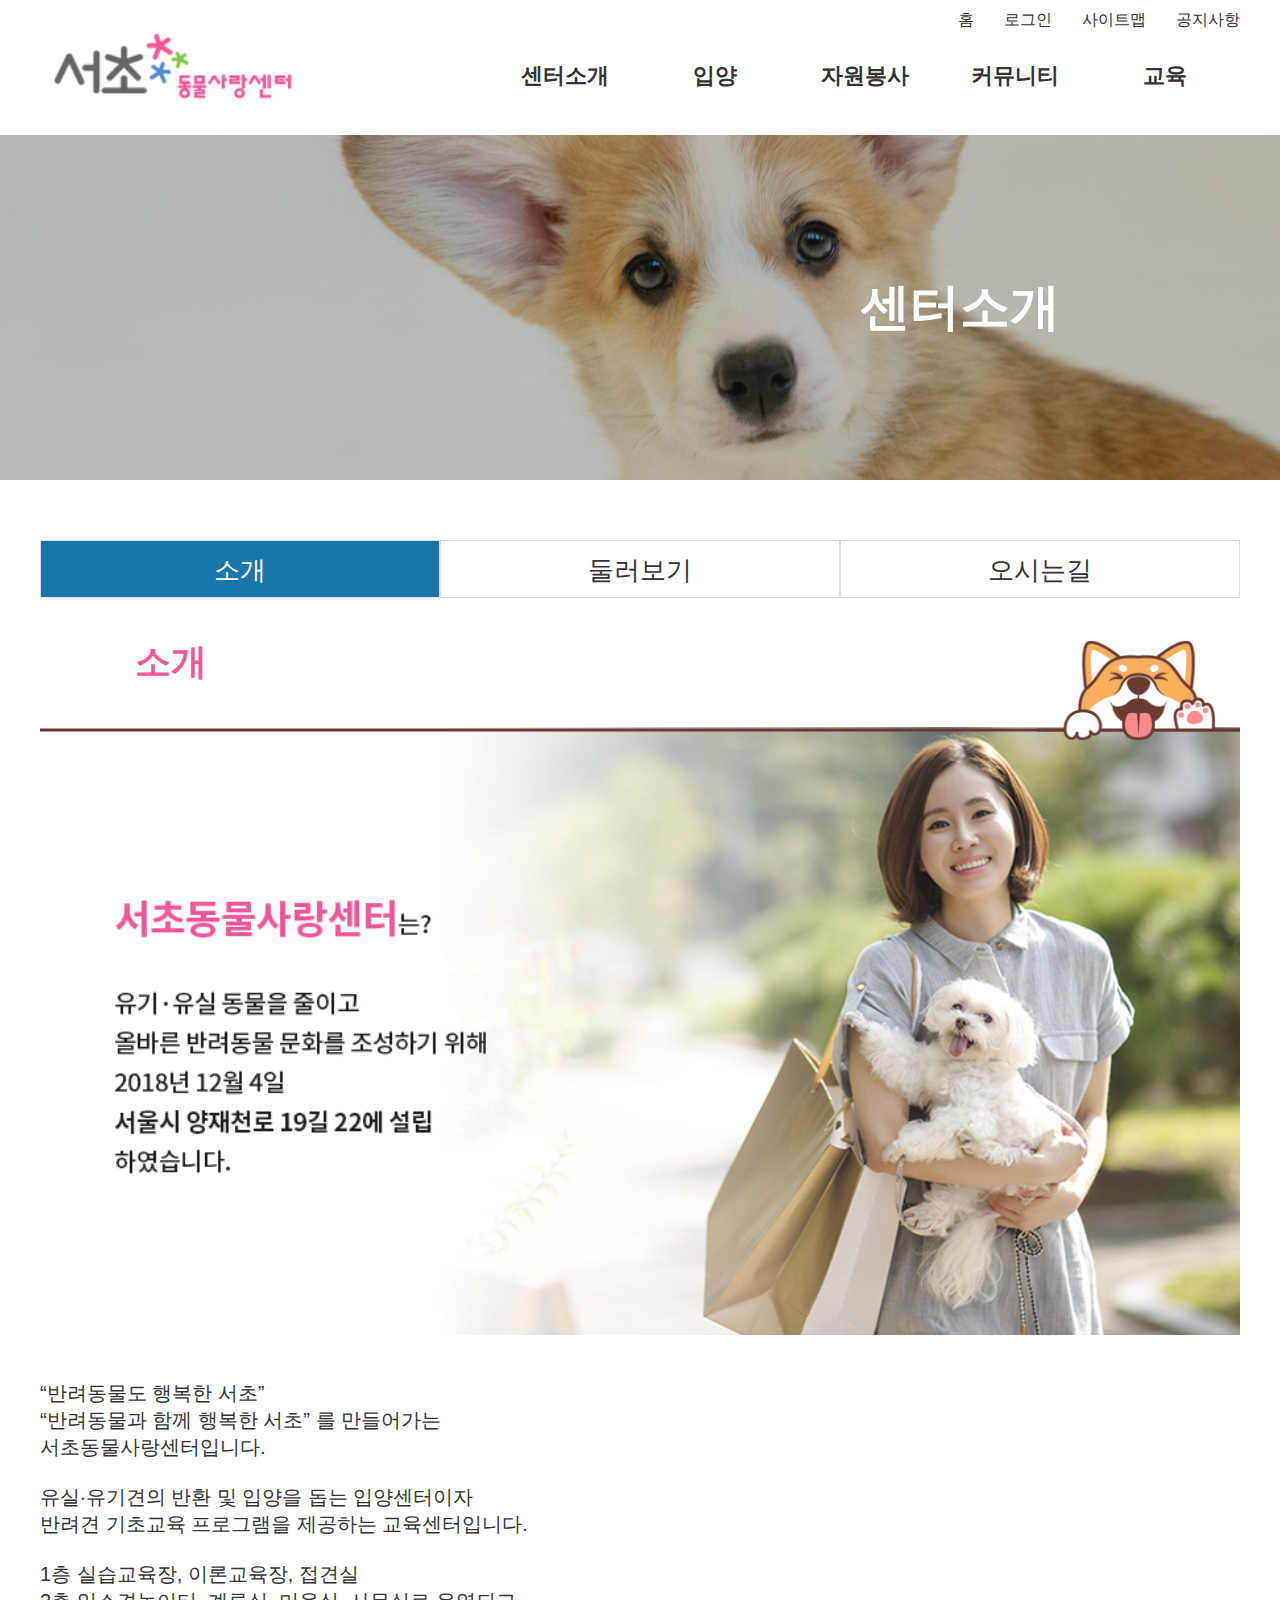
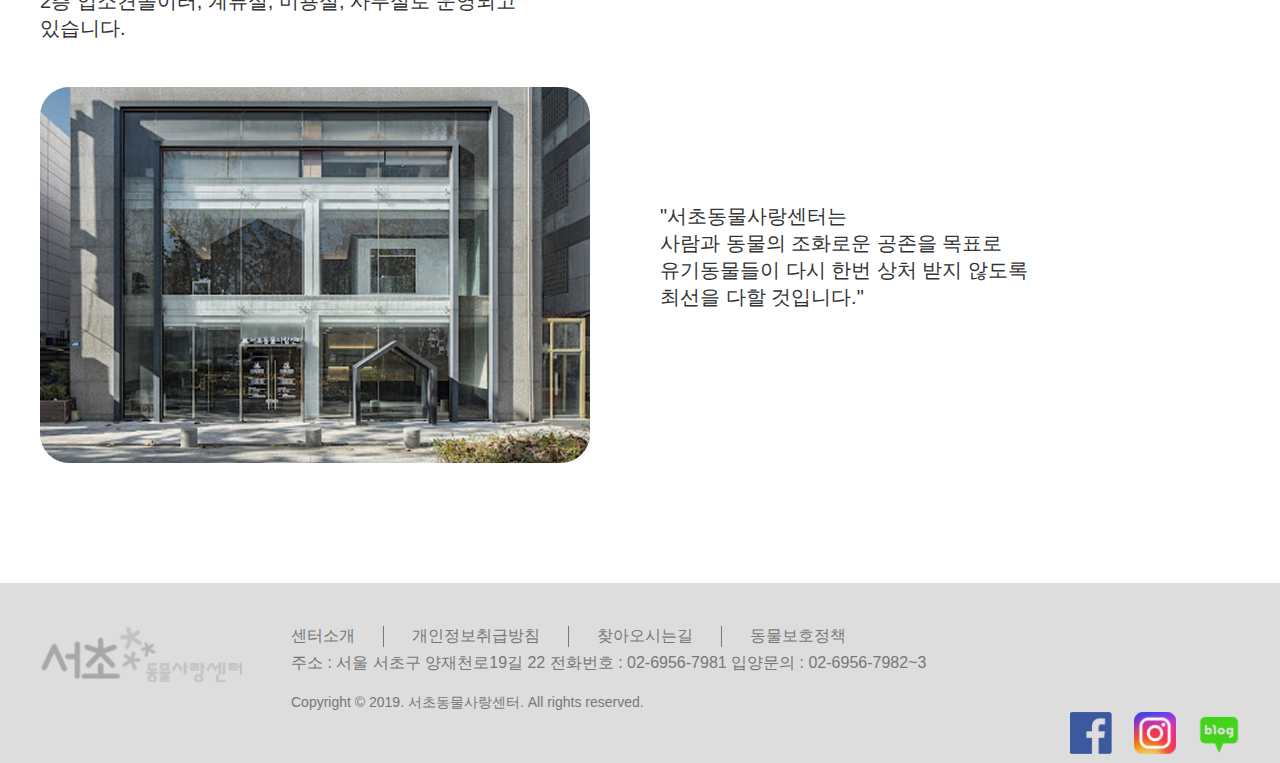
<file: introduce/introduce.html>
<!DOCTYPE html>
<html lang="en">
<head>
    <meta charset="UTF-8">
    <meta http-equiv="X-UA-Compatible" content="IE=edge">
    <meta name="viewport" content="width=device-width, initial-scale=1.0">
    <link rel="stylesheet" href="../css/style-introduce.css">
    <title>서울동물사랑센터 센터소개</title>
    <link href="https://fonts.googleapis.com/css2?family=Nanum+Myeongjo:wght@400;700;800&display=swap" rel="stylesheet">
    <script src="https://ajax.googleapis.com/ajax/libs/jquery/3.5.1/jquery.min.js"></script>
    <script src="../js/main.js"></script>
</head>
<body>
    <header id="header">
        <h1><a href="../index.html"><img src="./images-sub/logo.png" alt="서울동물사랑센터 로고"></a>
        </h1>
        <div class="header-box">
            <ul class="header-first-nav">
                <li><a href="../index.html">홈</a></li>
                <li><a href="#">로그인</a></li>
                <li><a href="#">사이트맵</a></li>
                <li><a href="#">공지사항</a></li>
            </ul>
            <ul class="header-second-nav">
                <li><a href="../adopt/adopt-1.html">센터소개</a>
                    <ul class="header-second-nav-depth">
                        <li><a href="./introduce.html">소개</a></li>
                        <li><a href="./introduce_2.html">둘러보기</a></li>
                        <li><a href="./introduce_3.html">오시는길</a></li>
                    </ul>
                </li>
                <li><a href="../adopt/adopt-1.html">입양</a>
                    <ul class="header-second-nav-depth">
                        <li><a href="../adopt/adopt-1.html">입양절차</a></li>
                        <li><a href="../adopt/adopt-2.html">보호중인동물</a></li>
                        <li><a href="../adopt/adopt-3.html">입양 후 소식</a></li>
                    </ul>
                </li>
                <li><a href="#">자원봉사</a>
                    <ul class="header-second-nav-depth">
                        <li><a href="#">안내</a></li>
                        <li><a href="#">신청</a></li>
                    </ul>
                </li>
                <li><a href="#">커뮤니티</a>
                    <ul class="header-second-nav-depth">
                        <li><a href="#">공지사항</a></li>
                        <li><a href="#">갤러리</a></li>
                        <li><a href="#">뉴스레터</a></li>
                        <li><a href="#">FQA</a></li>
                    </ul>
                </li>
                <li><a href="#">교육</a>
                    <ul class="header-second-nav-depth">
                        <li><a href="#">온라인교육영상</a></li>
                    </ul>
                </li>
            </ul>
        </div>
    </header>

    <section class="main-visual">
        <h2>센터소개</h2>
    </section>

    <section class="introduce-box">
        <div class="introduce">
            <ul class="introduce-nav">
                <li><a id="white" href="./introduce.html">소개</a></li>
                <li><a href="./introduce_2.html">둘러보기</a></li>
                <li><a href="./introduce_3.html">오시는길</a></li>
            </ul>
            <h2>소개</h2>
            <div class="dog-img"></div>
        </div>
        <div class="introduce-img"></div>
        <p class="text-1">
            “반려동물도 행복한 서초”<br>
            “반려동물과 함께 행복한 서초” 를 만들어가는<br>
            서초동물사랑센터입니다.<br><br>

            유실∙유기견의 반환 및 입양을 돕는 입양센터이자<br>
            반려견 기초교육 프로그램을 제공하는 교육센터입니다.<br><br>

            1층 실습교육장, 이론교육장, 접견실<br>
            2층 입소견놀이터, 계류실, 미용실, 사무실로 운영되고 <br>있습니다.
        </p>
        <div class="introduce2">
            <img src="./images-sub/introduce2.png" alt="전경">
            <p class="text-2">
                "서초동물사랑센터는 <br>
                사람과 동물의 조화로운 공존을 목표로<br>
                유기동물들이 다시 한번 상처 받지 않도록<br>
                최선을 다할 것입니다."<br>
            </p>
        </div>
    </section>
    <footer>
        <div class="footer-box">
            <a href="../index.html">
                <img class="footer-logo" src="./images-sub/footer_logo.png" alt="푸터로고">
            </a>
            <div class="footer-box-flex">
                <ul class="footer-box-ul">
                    <li><a href="#">센터소개</a></li>
                    <li><a href="#">개인정보취급방침</a></li>
                    <li><a href="#">찾아오시는길</a></li>
                    <li><a href="#">동물보호정책</a></li>
                </ul>
                <div class="footer-box-p">
                    <p>주소 : 서울 서초구 양재천로19길 22   전화번호 : 02-6956-7981   입양문의 : 02-6956-7982~3
                    </p>
                    <p>Copyright &copy; 2019. 서초동물사랑센터. All rights reserved.</p>
                </div>
            </div>
        </div>
        <div class="icon">
            <a href="#"><img src="./images-sub/face-book.png" alt="페이스북"></a>
            <a href="#"><img src="./images-sub/instagram.png" alt="인스타그램"></a>
            <a href="#"><img src="./images-sub/band.png" alt="네이버밴드"></a>
        </div>
    </footer>
</body>
</html>
</file>
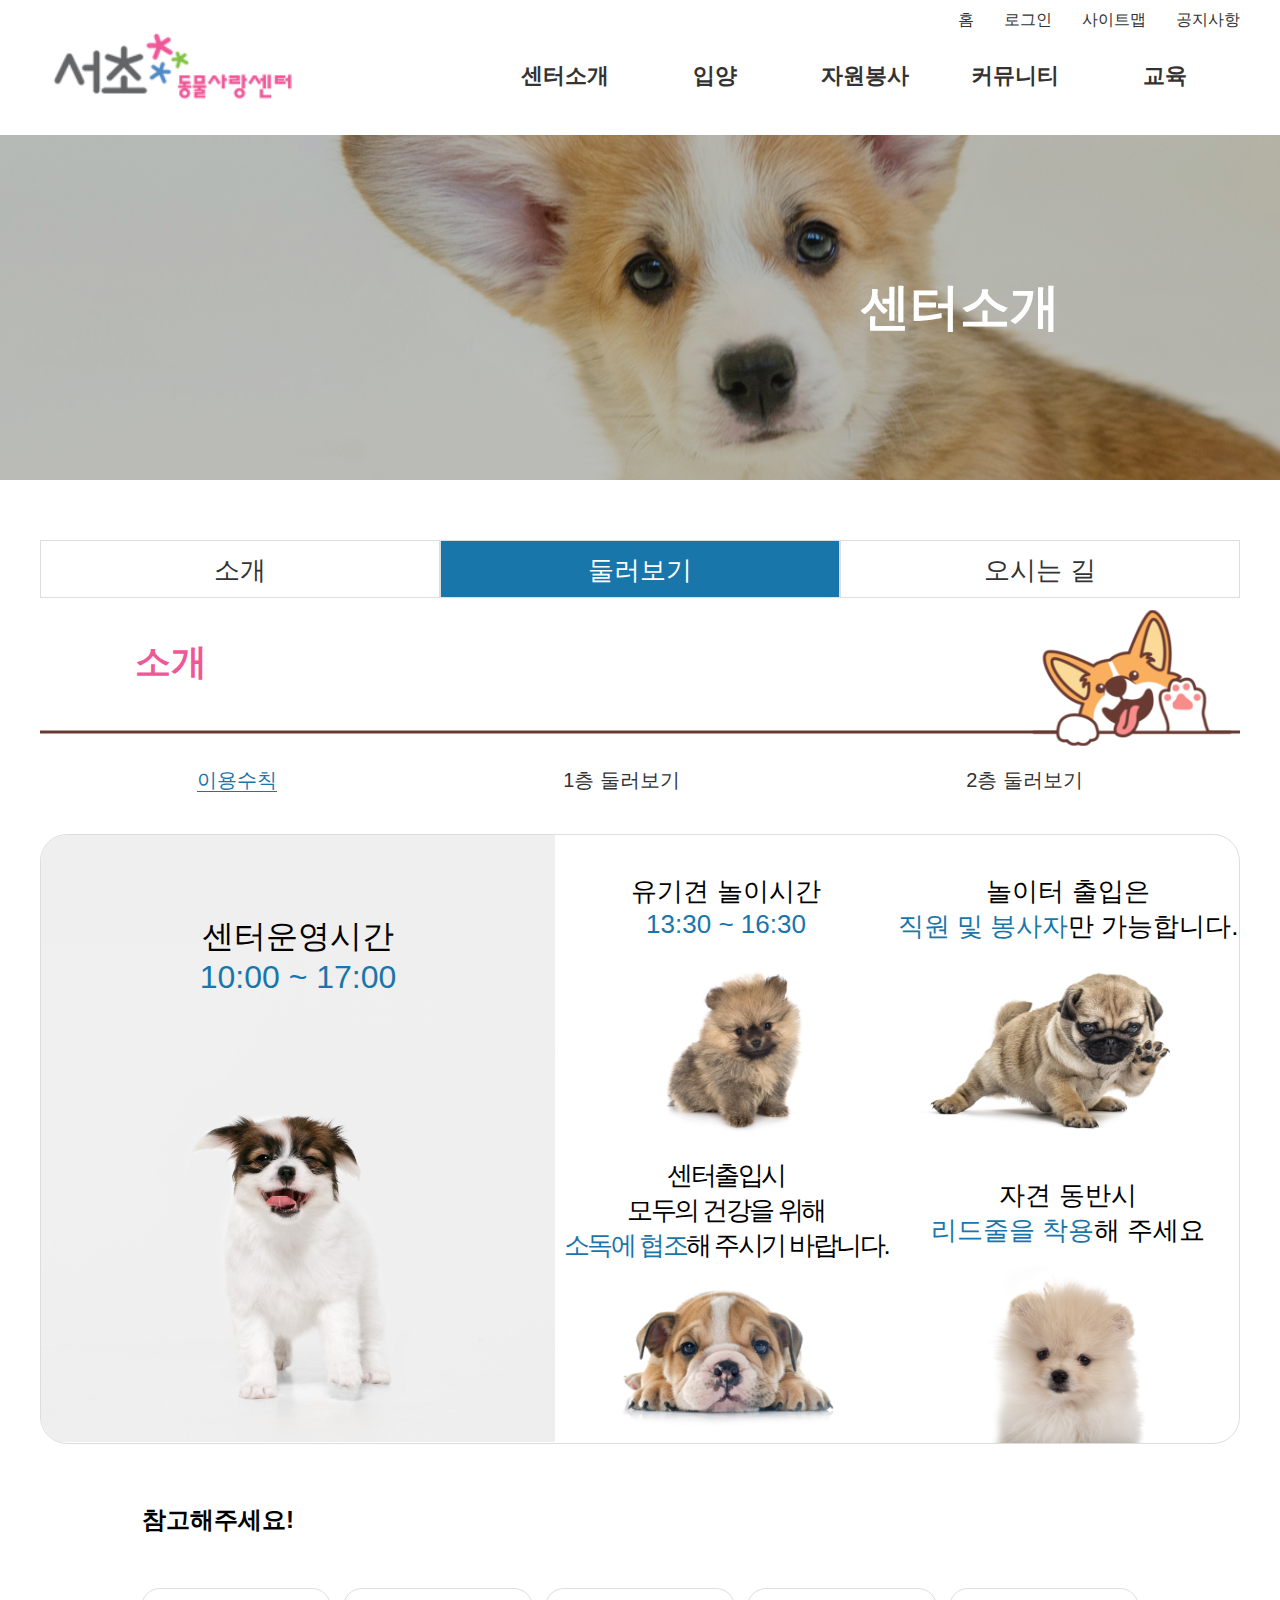
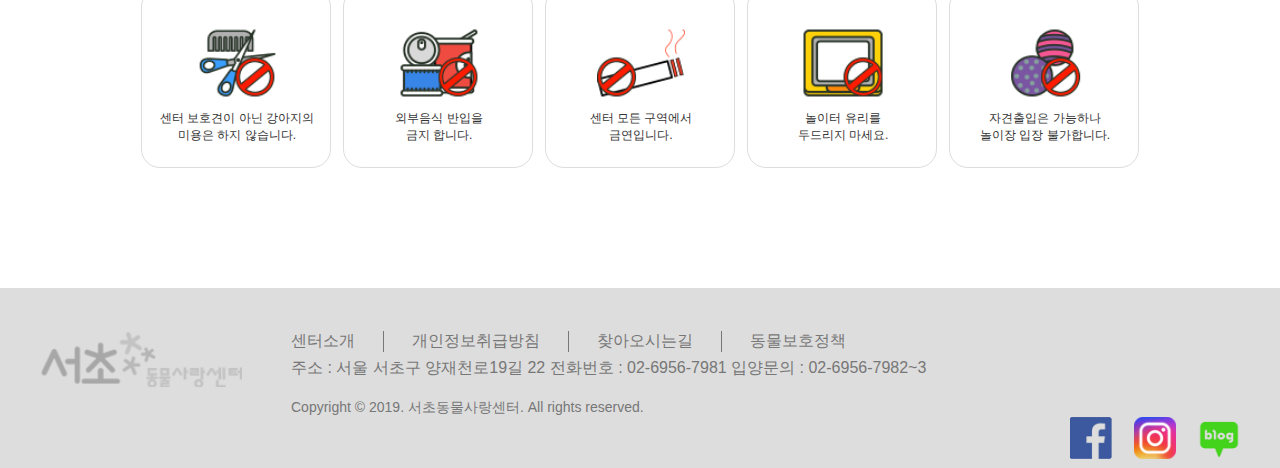
<file: introduce/introduce_2.html>
<!DOCTYPE html>
<html lang="en">
<head>
    <meta charset="UTF-8">
    <meta http-equiv="X-UA-Compatible" content="IE=edge">
    <meta name="viewport" content="width=device-width, initial-scale=1.0">
    <link rel="stylesheet" href="../css/style-introduce2.css">
    <title>서울동물사랑센터 센터소개</title>
    <link href="https://fonts.googleapis.com/css2?family=Nanum+Myeongjo:wght@400;700;800&display=swap" rel="stylesheet"><script src="https://ajax.googleapis.com/ajax/libs/jquery/3.5.1/jquery.min.js"></script>
    <script src="../js/main.js"></script>
</head>
<body>
    <header id="header">
        <h1><a href="../index.html"><img src="./images-sub/logo.png" alt="서울동물사랑센터 로고"></a>
        </h1>
        <div class="header-box">
            <ul class="header-first-nav">
                <li><a href="../index.html">홈</a></li>
                <li><a href="#">로그인</a></li>
                <li><a href="#">사이트맵</a></li>
                <li><a href="#">공지사항</a></li>
            </ul>
            <ul class="header-second-nav">
                <li><a href="../adopt/adopt-1.html">센터소개</a>
                    <ul class="header-second-nav-depth">
                        <li><a href="./introduce.html">소개</a></li>
                        <li><a href="./introduce_2.html">둘러보기</a></li>
                        <li><a href="./introduce_3.html">오시는길</a></li>
                    </ul>
                </li>
                <li><a href="../adopt/adopt-1.html">입양</a>
                    <ul class="header-second-nav-depth">
                        <li><a href="../adopt/adopt-1.html">입양절차</a></li>
                        <li><a href="../adopt/adopt-2.html">보호중인동물</a></li>
                        <li><a href="../adopt/adopt-3.html">입양 후 소식</a></li>
                    </ul>
                </li>
                <li><a href="#">자원봉사</a>
                    <ul class="header-second-nav-depth">
                        <li><a href="#">안내</a></li>
                        <li><a href="#">신청</a></li>
                    </ul>
                </li>
                <li><a href="#">커뮤니티</a>
                    <ul class="header-second-nav-depth">
                        <li><a href="#">공지사항</a></li>
                        <li><a href="#">갤러리</a></li>
                        <li><a href="#">뉴스레터</a></li>
                        <li><a href="#">FQA</a></li>
                    </ul>
                </li>
                <li><a href="#">교육</a>
                    <ul class="header-second-nav-depth">
                        <li><a href="#">온라인교육영상</a></li>
                    </ul>
                </li>
            </ul>
        </div>
    </header>

    <section class="main-visual">
        <h2>센터소개</h2>
    </section>

    <section class="introduce-box">
        <div class="introduce">
            <ul class="introduce-nav">
                <li><a href="./introduce.html">소개</a></li>
                <li><a id="white" href="./introduce_2.html">둘러보기</a></li>
                <li><a href="./introduce_3.html">오시는 길</a></li>
            </ul>
            <h2>소개</h2>
            <div class="dog-img"></div>
        </div>
        <ul class="introduce-ul">
            <li><a id="blue" href="#">이용수칙</a></li>
            <li><a href="#">1층 둘러보기</a></li>
            <li><a href="#">2층 둘러보기</a></li>
        </ul>
        <div class="introduce-img-box">
            <div class="introduce-img">
                <div class="introduce-img-text">
                    <p>센터운영시간</p>
                    <p class="blue">10:00 ~ 17:00</p>
                </div>
            </div>
            <div class="introduce-img2">
                <div class="introduce-img-dog">
                    <div class="introduce-img2-text">
                        <p>유기견 놀이시간</p>
                        <p class="blue">13:30 ~ 16:30</p>
                    </div>
                </div>
                <div class="introduce-img-dog2">
                    <div class="introduce-img2-text2">
                        <p>센터출입시 <br>모두의 건강을 위해</p>
                        <span class="blue">소독에 협조</span>해 주시기 바랍니다.
                    </div>
                </div>
            </div>
            <div class="introduce-img3">
                <div class="introduce-img-dog3">
                    <div class="introduce-img2-text3">
                        <p>놀이터 출입은 </p>
                       <span class="blue">직원 및 봉사자</span>만 가능합니다.
                    </div>
                </div>
                <div class="introduce-img-dog4">
                    <div class="introduce-img2-text4">
                        <p>자견 동반시</p>
                        <span class="blue">리드줄을 착용</span>해 주세요
                    </div>
                </div>
            </div>
        </div>
    </section>
    <section class="reference">
        <h2>참고해주세요!</h2>
        <ul>
            <li><a href="#">
                <img src="./images-sub/tap1_img4.png" alt="참고아이콘">
                <p>센터 보호견이 아닌 강아지의 <br>
                    미용은 하지 않습니다.</p>
            </a></li>
            <li><a href="#">
                <img src="./images-sub/tap1_img5.png" alt="참고아이콘1">
                <p>외부음식 반입을 <br>
                    금지 합니다.</p>
            </a></li>
            <li><a href="#">
                <img src="./images-sub/tap1_img7.png" alt="참고아이콘2">
                <p>센터 모든 구역에서 <br>
                    금연입니다.</p>
            </a></li>
            <li><a href="#">
                <img src="./images-sub/tap1_img8.png" alt="참고아이콘3">
                <p>놀이터 유리를 <br>
                    두드리지 마세요.</p>
            </a></li>
            <li><a href="#">
                <img src="./images-sub/tap1_img9.png" alt="참고아이콘4">
                <p>자견출입은 가능하나  <br>
                    놀이장 입장 불가합니다.</p>
            </a></li>
        </ul>
    </section>











    <footer>
        <div class="footer-box">
            <a href="../index.html">
                <img class="footer-logo" src="./images-sub/footer_logo.png" alt="푸터로고">
            </a>
            <div class="footer-box-flex">
                <ul class="footer-box-ul">
                    <li><a href="#">센터소개</a></li>
                    <li><a href="#">개인정보취급방침</a></li>
                    <li><a href="#">찾아오시는길</a></li>
                    <li><a href="#">동물보호정책</a></li>
                </ul>
                <div class="footer-box-p">
                    <p>주소 : 서울 서초구 양재천로19길 22   전화번호 : 02-6956-7981   입양문의 : 02-6956-7982~3
                    </p>
                    <p>Copyright &copy; 2019. 서초동물사랑센터. All rights reserved.</p>
                </div>
            </div>
        </div>
        <div class="icon">
            <a href="#"><img src="./images-sub/face-book.png" alt="페이스북"></a>
            <a href="#"><img src="./images-sub/instagram.png" alt="인스타그램"></a>
            <a href="#"><img src="./images-sub/band.png" alt="네이버밴드"></a>
        </div>
    </footer>
</body>
</html>
</file>
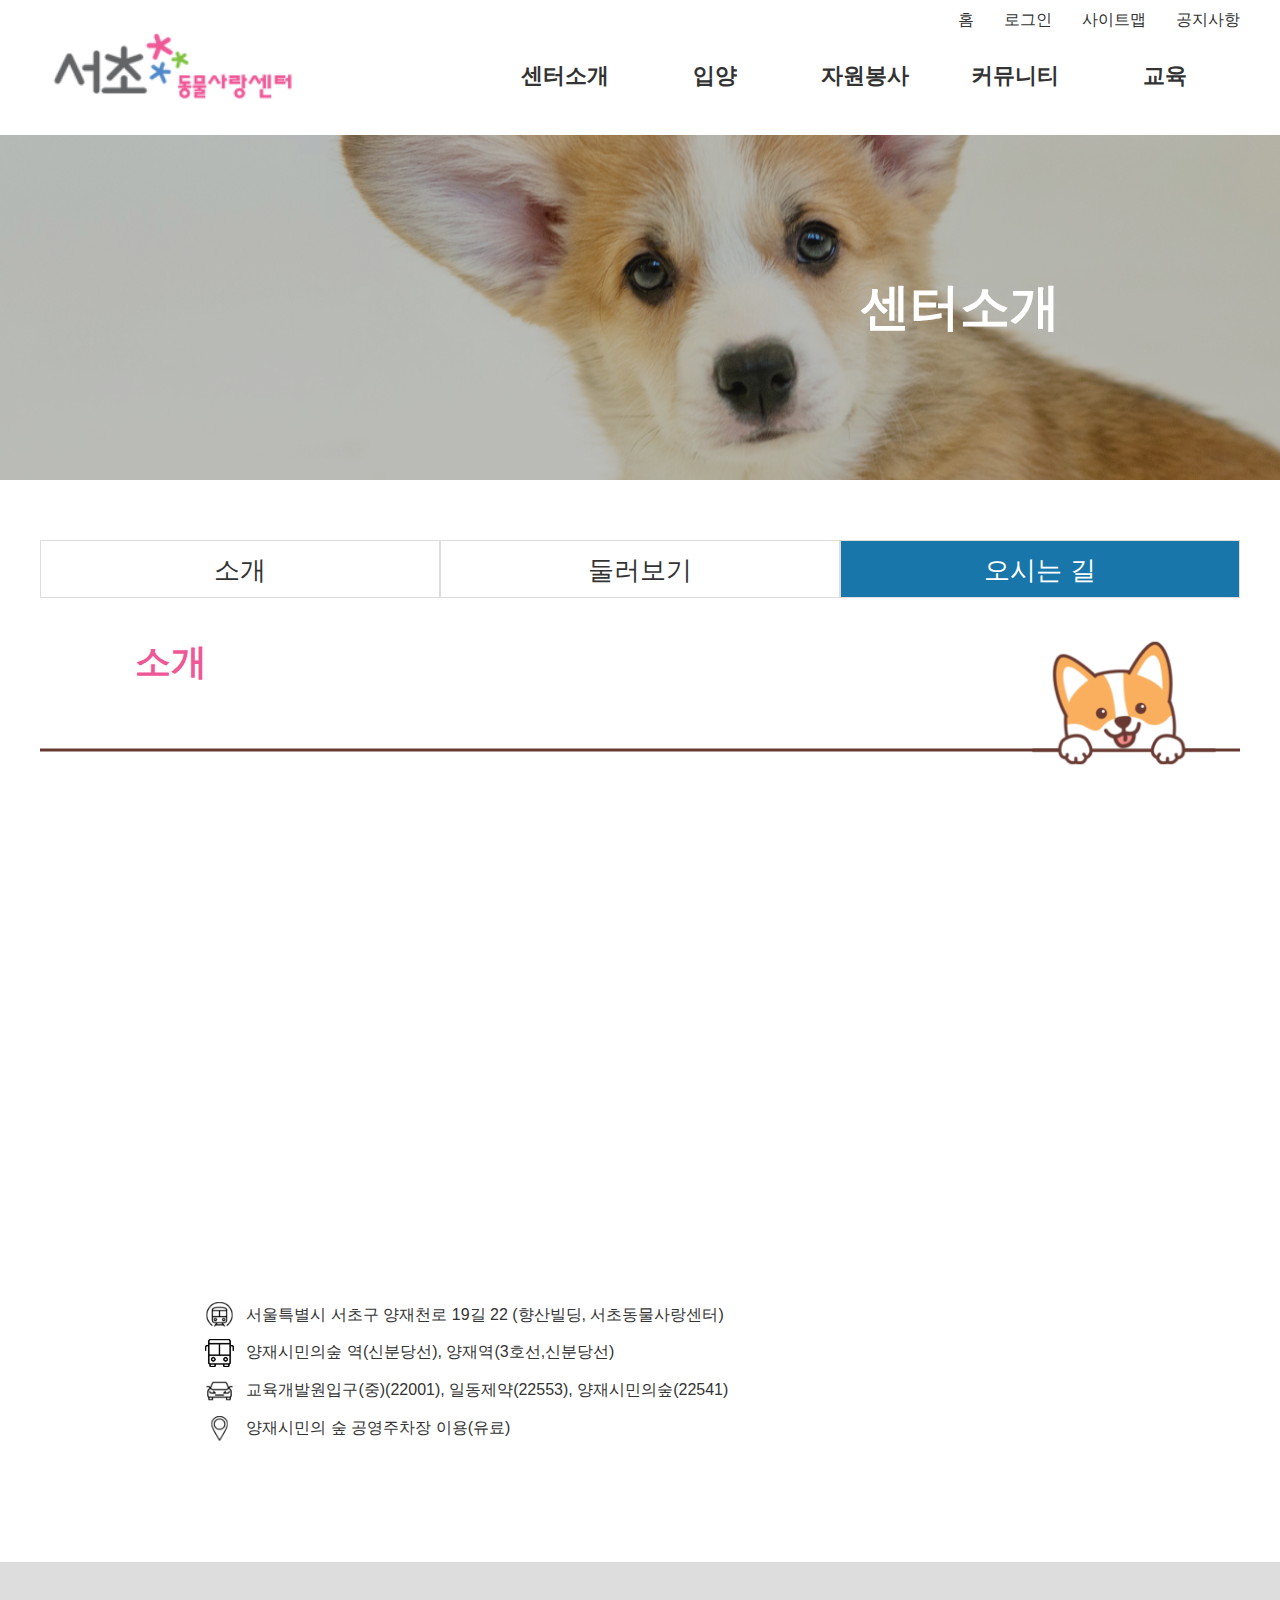
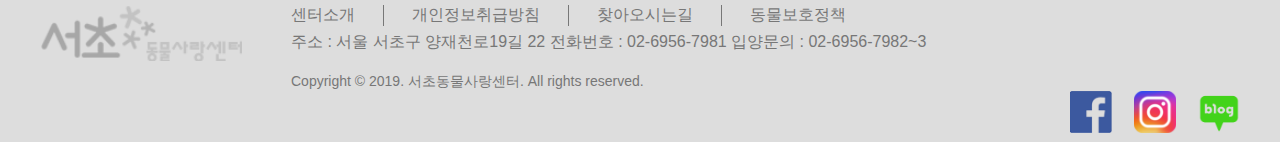
<file: introduce/introduce_3.html>
<!DOCTYPE html>
<html lang="en">
<head>
    <meta charset="UTF-8">
    <meta http-equiv="X-UA-Compatible" content="IE=edge">
    <meta name="viewport" content="width=device-width, initial-scale=1.0">
    <link rel="stylesheet" href="../css/style-introduce3.css">
    <title>서울동물사랑센터 센터소개</title>
    <link href="https://fonts.googleapis.com/css2?family=Nanum+Myeongjo:wght@400;700;800&display=swap" rel="stylesheet"><script src="https://ajax.googleapis.com/ajax/libs/jquery/3.5.1/jquery.min.js"></script>
    <script src="../js/main.js"></script>
</head>
<body>
    <header id="header">
        <h1><a href="../index.html"><img src="./images-sub/logo.png" alt="서울동물사랑센터 로고"></a>
        </h1>
        <div class="header-box">
            <ul class="header-first-nav">
                <li><a href="../index.html">홈</a></li>
                <li><a href="#">로그인</a></li>
                <li><a href="#">사이트맵</a></li>
                <li><a href="#">공지사항</a></li>
            </ul>
            <ul class="header-second-nav">
                <li><a href="../adopt/adopt-1.html">센터소개</a>
                    <ul class="header-second-nav-depth">
                        <li><a href="./introduce.html">소개</a></li>
                        <li><a href="./introduce_2.html">둘러보기</a></li>
                        <li><a href="./introduce_3.html">오시는길</a></li>
                    </ul>
                </li>
                <li><a href="../adopt/adopt-1.html">입양</a>
                    <ul class="header-second-nav-depth">
                        <li><a href="../adopt/adopt-1.html">입양절차</a></li>
                        <li><a href="../adopt/adopt-2.html">보호중인동물</a></li>
                        <li><a href="../adopt/adopt-3.html">입양 후 소식</a></li>
                    </ul>
                </li>
                <li><a href="#">자원봉사</a>
                    <ul class="header-second-nav-depth">
                        <li><a href="#">안내</a></li>
                        <li><a href="#">신청</a></li>
                    </ul>
                </li>
                <li><a href="#">커뮤니티</a>
                    <ul class="header-second-nav-depth">
                        <li><a href="#">공지사항</a></li>
                        <li><a href="#">갤러리</a></li>
                        <li><a href="#">뉴스레터</a></li>
                        <li><a href="#">FQA</a></li>
                    </ul>
                </li>
                <li><a href="#">교육</a>
                    <ul class="header-second-nav-depth">
                        <li><a href="#">온라인교육영상</a></li>
                    </ul>
                </li>
            </ul>
        </div>
    </header>

    <section class="main-visual">
        <h2>센터소개</h2>
    </section>

    <section class="introduce-box">
        <div class="introduce">
            <ul class="introduce-nav">
                <li><a href="./introduce.html">소개</a></li>
                <li><a href="./introduce_2.html">둘러보기</a></li>
                <li><a id="white"  href="./introduce_3.html">오시는 길</a></li>
            </ul>
            <h2>소개</h2>
            <div class="dog-img"></div>
        </div>
        <div class="map">
            <iframe src="https://www.google.com/maps/embed?pb=!1m18!1m12!1m3!1d3166.338736591903!2d127.03812409999999!3d37.4763321!2m3!1f0!2f0!3f0!3m2!1i1024!2i768!4f13.1!3m3!1m2!1s0x357ca10b5d836675%3A0x1bbfbc48b01835de!2z7ISc7LSIIOuPmeusvOyCrOuekeyEvO2EsA!5e0!3m2!1sko!2skr!4v1635248722592!5m2!1sko!2skr" width="910" height="500" style="border:0;" allowfullscreen="" loading="lazy"></iframe>
            <ul class="map-ul">
                <li>
                    <img src="./images-sub/icon.png" alt="위치">
                    서울특별시 서초구 양재천로 19길 22 (향산빌딩, 서초동물사랑센터)</li>
                <li>
                    <img src="./images-sub/icon2.png" alt="지하철">
                    양재시민의숲 역(신분당선), 양재역(3호선,신분당선)</li>
                <li>
                    <img src="./images-sub/icon3.png" alt="버스">
                    교육개발원입구(중)(22001), 일동제약(22553), 양재시민의숲(22541)</li>
                <li>
                    <img src="./images-sub/icon4.png" alt="자동차">
                    양재시민의 숲 공영주차장 이용(유료)</li>
            </ul>
        </div>

        </section>
        

        <footer>
            <div class="footer-box">
                <a href="../index.html">
                    <img class="footer-logo" src="./images-sub/footer_logo.png" alt="푸터로고">
                </a>
                <div class="footer-box-flex">
                    <ul class="footer-box-ul">
                        <li><a href="#">센터소개</a></li>
                        <li><a href="#">개인정보취급방침</a></li>
                        <li><a href="#">찾아오시는길</a></li>
                        <li><a href="#">동물보호정책</a></li>
                    </ul>
                    <div class="footer-box-p">
                        <p>주소 : 서울 서초구 양재천로19길 22   전화번호 : 02-6956-7981   입양문의 : 02-6956-7982~3
                        </p>
                        <p>Copyright &copy; 2019. 서초동물사랑센터. All rights reserved.</p>
                    </div>
                </div>
            </div>
            <div class="icon">
                <a href="#"><img src="./images-sub/face-book.png" alt="페이스북"></a>
                <a href="#"><img src="./images-sub/instagram.png" alt="인스타그램"></a>
                <a href="#"><img src="./images-sub/band.png" alt="네이버밴드"></a>
            </div>
        </footer>
</body>
</html>
</file>
<file: css/style.css>
:root {
    --main-color: #EF5797;
    --sub-color: #0068A3;
    --text-color: #333;
}

*{
    margin: 0;
    padding: 0;
    box-sizing: border-box;
}

a {
    text-decoration: none;
    color: var(--text-color);
}

ul{
    list-style-type: none;
}

h2{
    font-size: 36px;
    color:#EF5797;
}

body {
    font-family: 'Noto Sans KR', sans-serif;
    color: var(--text-color);
    font-size: 18px; 
    font-weight: 400;
  }

.container{
    width: 1200px;
    margin: 0 auto;
}

/* 헤더 */
#header{
    width: 1200px;
    margin: 0 auto;
    display: flex;
    justify-content: space-between;
    height: 135px;
  }
  #header img{
  width: 247px;
  height: 75px;
  margin-top: 30px;
  margin-left: 10px;
  }
  
  .header-first-nav{
  display: flex;
  font-size: 16px;
  color: #707070;
  margin-top: 10px;
  justify-content: flex-end;
  }
  .header-first-nav li{
  margin-right: 30px;
  }
  .header-first-nav li:last-child{
  margin: 0;
  }

  .header-second-nav{
  display: flex;
  color: #333333;
  font-weight: 600;
  margin-top: 30px;
  justify-content: flex-end;
  }
  .header-second-nav li{
  font-size: 22px;
  text-align: center;
  width: 150px;
  }
  .header-second-nav li a{
  width: 150px;
  }
  .header-second-nav li:last-child{
  margin: 0;
  }
  .header-second-nav-depth{
  position: relative;
  margin-top: 38px;
  background: #1876AB;
  padding: 10px 0;
  z-index: 100;
  display: none;
  }
  .header-second-nav-depth li a:hover{
  background: #60c5ff;
  }
  .header-second-nav-depth li{
  font-size: 18px;
  margin: 0;
  text-align: center;
  font-weight: 300;
  
  }
  .header-second-nav-depth li a{
  display: block;
  padding: 6px 0;
  color: white;
  }
  /* 헤더 끝 */

/*메인 슬라이더*/
.swiper {
    position: relative;
  }

  .swiper-slide {
    text-align: center;
    font-size: 18px;
    background: #fff;

    /* Center slide text vertically */
    display: -webkit-box;
    display: -ms-flexbox;
    display: -webkit-flex;
    display: flex;
    -webkit-box-pack: center;
    -ms-flex-pack: center;
    -webkit-justify-content: center;
    justify-content: center;
    -webkit-box-align: center;
    -ms-flex-align: center;
    -webkit-align-items: center;
    align-items: center;
  }

  .swiper-slide img {
    display: block;
    width: 1920px;
    height: 600px;
    object-fit: cover;
  }
  .swiper-button-next{
    color: rgb(109, 109, 109);
  }
  .swiper-button-prev{
    color: rgb(109, 109, 109);
  }
  .swiper-pagination{
    position: absolute;
    bottom: 10px;
  }

/*컨텐츠 1*/
#contents-1{
    margin-top: 150px;
}
#contents-1 h2{
    text-align: center;
    margin-bottom: 30px;
}

#contents-1 .contents-box{
    width: 1200px;
    height: 540px;
    position: relative;
    background: #F9BCD5;
    border-radius: 30px;
    display: flex;
    overflow: hidden;
    justify-content: center;
}

#contents-1 .contents-box .contents1{
    background: #fff;
    width: 334px;
    height: 438px;
    border-radius: 30px;
    margin-top: 70px;
}

#contents-1 .contents-box .contents1:hover{
    box-shadow: 8px 8px 5px rgba(0,0,0,0.2);;
}

#contents-1 .contents-box > a > span{
    position: absolute;
    right: 50px;
    top:20px;
    font-size: 24px;
    font-weight: bold;
    color:#fff;
}

#contents-1 .contents-box .contents1:first-child{
    margin-left: 60px;
}

#contents-1 .contents-box .contents1 img{
    margin-top: 36px;
    text-align: center;
    margin-left: 36px;
}

#contents-1 .contents-box .contents1 .text-box{
    display: flex;
    margin-left: 50px;
    width: 265px;
    position: relative;
}

.contents1 .text-box .dog-info{
    display: block;
    position: relative;
    margin-top: 40px;
}

.contents1 .text-box .dog-info:last-child{
    position: absolute;
    right: 30px;
}
.contents1 .text-box .dog-info a{
    display: flex;
    margin-top: 10px;
}

.contents1{
    margin-right: 39px;
}
.contents1:last-child{
    margin: 0;
}


/*컨텐츠 2*/
#contents-2{
    margin-top: 66px;
    display: flex;
    width: 1200px;
    margin: 0 auto;
    margin-top: 66px;
}

#contents-2 h2{
    margin-bottom: 32px;
}

/*컨텐츠 2-1*/
#contents-2 .contents2-1 h2{
    text-align: center;
}

#contents-2 .contents2-1-box{
    width: 681px;
    height: 226px;
    background: #FFD553;
    border-radius: 30px;
    display: flex;
    position: relative;
}
#contents-2 .contents2-1-box > img{
    width: 201px;
    height: 111px;
    position: absolute;
    bottom: 0;
    left:24px;
}

#contents-2 .contents2-1-box p{
    font-size: 28px;
    font-weight: 500;
    white-space:pre-line;
    text-align:end;
    margin-top: 50px;
    margin-left: 32px;
}

#contents-2 .contents2-1-box .button1{
    width: 178px;
    height: 60px;
    background: #54C5D0;
    border-radius: 30px;
    border:none;
    color: #fff;
    font-size: 20px;
    text-align: center;
    margin-top: 46px;
    position: absolute;
    right: 14px;
    cursor: pointer;
}

#contents-2 .contents2-1-box .button1 img{
    width: 26px;
    height: 24px;
    margin-right: 10px;
}

#contents-2 .contents2-1-box .button2{
    width: 178px;
    height: 60px;
    background: #FAA61A;
    border-radius: 30px;
    border:none;
    color: #fff;
    font-size: 20px;
    text-align: center;
    margin-top: 128px;
    position: absolute;
    right: 14px;
    cursor: pointer;
}
#contents-2 .contents2-1-box .button2 img{
    width: 24px;
    height: 28px;
    margin-right: 10px;
}

.contents2-1-button{
    right: 14px;
}

/*컨텐츠 2-2*/

.contents2-2 .contents2-2-box{
    width: 489px;
    height: 226px;
    background: #F1F1F1;
    border-radius: 30px;
    margin-left: 30px;
    text-align: center;
}

.contents2-2 h2{
    text-align: center;
}

.contents2-2 .contents2-2-box .search-button {
    border:none;
    width: 409px;
    height: 38px;
    background: var(--sub-color);
    color:#fff;
    text-align: center;
    border-radius: 30px;
    font-size: 20px;
    cursor: pointer;
    margin-top: 40px;
}

.contents2-2 .contents2-2-box .search-button img{
    width: 22px;
    height: 22px;
    margin-left: 20px;
}

.contents2-2-box .select-1{
    width: 215px;
    height: 28px;
    background: #fff;
    border:none;
    border-radius: 10px;
}

.contents2-2-box .select-2{
    width: 106px;
    height: 28px;
    background: #fff;
    border:none;
    border-radius: 10px;
}

.contents2-2-box .select-box{
    padding-top: 32px;
    margin-bottom: 32px;
}

/*서브배너*/

#sub-banner{
    margin-top: 190px;
}

#sub-banner img{
    width: 100%;
}

/*컨텐츠 3*/

#contents-3{
    margin-top: 150px;
    position: relative;
}

#contents-3 h2{
    text-align: center;
    margin-bottom: 70px;
}
#contents-3 > a > span{
    position: absolute;
    right: 0;
    top:60px;
    font-size: 24px;
    font-weight: bold;
    color: #0068A3;
}


#contents-3 .indicator{
    position: relative;
}

#contents-3 .indicator .borderline{
    width: 1200px;
    border:1px solid #0068A3;
    position: absolute;
}

.indicator-box > ul{
    position: absolute;
    top: -12px;
    left: -10px;
}

.indicator-box > .circle{
    z-index: 100;
}
.indicator-box > .circle > li{
    display: inline-block;
    margin-left: 150px;  
}
.indicator-box > .dog-name{
    margin-left: 3px;
}

.indicator-box > .dog-name > li{
    display: inline-block;
    margin-left: 148px;
}
.indicator-box .circle > li > a{
    width: 28px;
    height: 28px;
    border-radius: 50%;
    background: #fff;
    border:4px solid #0068A3;
    display: flex;
    cursor: pointer;
}
.indicator-box .circle > li > a:hover{
    background-color: var(--sub-color);
}

.indicator-box > .circle > li:first-child a{
    background: #0068ac;
}

.indicator-name ul{
    list-style-type: none;
    display: flex;
}


.indicator > ul{
    list-style-type: none;
    display: flex;

}

.indicator .circle > li{
    justify-content: space-between;
}

.indicator .dog-name{
    position: relative;
}

.indicator .dog-name > li{
    margin-right: 30px;
}

.indicator .dog-name > li a{
    font-size: 14px;
    position: absolute;
    margin-top: 10px;
}

#contents-3 .contents3{
    margin-top: 70px;
    justify-content: space-between;
}

#contents-3 .contents3 img{
    width: 260px;
    height: 300px;
    justify-content: space-between;
    margin-right: 35px;
}

#contents-3 .contents3 img:last-child{
    margin-right: none;
}

#contents-3 .review-box{
    margin-top: 45px;
    border-top: 1px solid #dddddd;
    border-bottom: 1px solid #dddddd;
}

#contents-3 .review-box h3{
    margin-top: 40px;
    font-size: 24px;
    color: #0068A3;
}

#contents-3 .review-box p{ 
    font-size: 12px;
    font-weight: bold;
}
#contents-3 .review-box > p:last-child{
    margin-bottom: 40px;
    font-size: 16px;
    font-weight: 400;
    white-space:pre-line;
}
#contents-3 .review-box h3,.review-box p {
    margin-left: 70px;
}

/*컨텐츠 4*/
#contents-4 {
    display: flex;
    margin-top: 150px;
}

/*컨텐츠 4-1*/
#contents-4 .contents4-1 h2{
    text-align: center;
    margin-bottom: 50px;
}

/*노티스박스*/

#contents-4 .notice-box{
    width: 590px;
    height: 250px;
    border: 1px solid #dddddd;
}

.contents4-1 .notice-box ul{
    margin-left: 25px;
    margin-top: 15px;
}

.contents4-1 .notice-box ul li h3{
    font-size: 26px;
    margin-bottom: 30px;
}

.contents4-1 .notice-box ul li a{
    position:relative;
    display: block;
    margin-top: 15px;
}

.contents4-1 .notice-box ul li a:before{
    content:'';
    display: inline-block;
    background: #aaa;
    margin-right: 8px;
    width: 3px;
    height: 3px;
    border-radius: 3px;
    vertical-align: middle;
}

.contents4-1 .notice-box ul li:first-child a:before{
    content: none;
}

.contents4-1 .notice-box ul li a > span{
    position: absolute;
    display: block;
    right: 30px;
    top: 3px;
    font-size: 12px;
}
/*가이드 박스*/

#contents-4 .guide-box{
    width: 590px;
    height: 250px;
    border-bottom: 4px solid #683A32;
    margin-top: 5px;
    position: relative; 
    background: #FFD553;
}

.guide-box p{
    margin-left: 25px;
}

#contents-4 .guide-box p:first-child{
    padding-top: 50px;
    font-size: 20px;
    margin-bottom: 10px;
}

#contents-4 .guide-box p:nth-child(2){
    font-size: 36px;
}  

.map-guide p{
    font-size: 16px;
}
#contents-4 .guide-box img{
    position: absolute;
    width: 280px;
    right: 0;
    bottom: -21px;
}

/*컨텐츠 4-2*/
#contents-4 .contents4-2{
    width: 590px;
    margin-left: 20px;
}
.contents4-2 h2{
    text-align: center;
    margin-bottom: 50px;
}

.contents4-2 .map-guide{
    width: 590px;
    height: 100px;
    margin-left: 4px;
}

#contents-4 .contents4-2 .map-guide .map-guide-text-box img{
    width: 20px;
    height: 19px;
    margin-top: 5px;
}

#contents-4 .contents4-2 .map-guide .map-guide-text-box{
    display: flex;
}

.map-guide-text-box p{
    margin-left: 10px;
}


/* footer */
footer{
    margin-top: 120px;
    background-color: #dddddd;
    height: 180px;
    font-size: 16px;
  }
  footer .footer-logo{
    width: 202px;
    height: 56px;
    margin-top: 43px;
  }
  .footer-box{
    display: flex;
    width: 1200px;
    margin: 0 auto;
  }
  .footer-box-ul{
    display: flex;
  }
  
  .footer-box-ul li{
    padding: 0 28px;
    border-right: 1px solid #777777;
  }
  
  .footer-box-ul li:first-child{
    padding-left: 0;
  }
  .footer-box-ul li:last-child{
    border-right: none;
  }
  .footer-box-ul li a{
    color: #777777;
  }
  .footer-box-flex{
    margin-top: 43px;
    margin-left: 49px;
    color: #777777;
  }
  .footer-box-p{
    margin-top: 6px;
  }
  .footer-box-p p:last-child{
    margin-top: 20px;
    font-size: 14px;
  }
  .icon{
    width: 1200px;
    margin: 0 auto;
    display: flex;
    
    justify-content: flex-end;
  }
  .icon img{
    width: 42px;
    height: 42px;
    margin-left: 22px;
  }
</file>
<file: adopt/css/style.css>
/* style.css */
:root {
    --main-color: #EF5797;
    --sub-color: #1876AB;
    --text-color:#333333;
  }
* {
    margin: 0;
    padding: 0;
    box-sizing: border-box;
  }
  body{
    font-family:'Noto Sans KR', sans-serif;
  }
  
  a {
    text-decoration: none;
    color: var(--text-color);
  }
  a:hover{
    color: var(--sub-color);
  }
  
  ul {
    list-style-type: none;
  }

  /* 헤더 */
  #header{
    width: 1200px;
    margin: 0 auto;
    display: flex;
    justify-content: space-between;
    height: 135px;
  }
  #header img{
  width: 247px;
  height: 75px;
  margin-top: 30px;
  margin-left: 10px;
  }
  
  .header-first-nav{
  display: flex;
  font-size: 16px;
  color: #707070;
  margin-top: 10px;
  justify-content: flex-end;
  }
  .header-first-nav li{
  margin-right: 30px;
  }
  .header-first-nav li:last-child{
  margin: 0;
  }
  
  .header-second-nav{
  display: flex;
  color: #333333;
  font-weight: 600;
  margin-top: 30px;
  justify-content: flex-end;
  }
  .header-second-nav li{
  font-size: 22px;
  text-align: center;
  width: 150px;
  }
  .header-second-nav li a{
  width: 150px;
  }
  .header-second-nav li:last-child{
  margin: 0;
  }
  .header-second-nav-depth{
  position: relative;
  margin-top: 38px;
  background: #1876AB;
  padding: 10px 0;
  z-index: 100;
  display: none;
  }
  .header-second-nav-depth li a:hover{
  background: #60c5ff;
  }
  .header-second-nav-depth li{
  font-size: 18px;
  margin: 0;
  text-align: center;
  font-weight: 300;
  
  }
  .header-second-nav-depth li a{
  display: block;
  padding: 6px 0;
  color: white;
  }
  
  /* 메인 배너 */
  .main-visual{
    width: 1920px;
    height: 345px;
    background: url(../images/sub-banner1.png);
    margin: 0 auto;
  }
  .main-visual h2{
    text-align: center;
    color: white;
    line-height: 345px;
    font-size: 50px;
  }

  /* content */
  .adopt-box{
    width: 1200px;
    margin: 0 auto;
  }
  .introduce{
    width: 1200px;
    margin-top: 60px;
    position: relative;
  }
  .introduce-nav{
    display: flex;
  }
  .introduce-nav li{
    width: 400px;
    height: 58px;
    font-size: 26px;
    border: 1px solid #dddddd;
    text-align: center;
    line-height: 58px;
  }
  
  .introduce-nav li:first-child{
    background-color: var(--sub-color);
  }
  #white{
    color: white;
  }

  .introduce h2{
    margin-top: 40px;
    margin-left: 95px;
    font-size: 36px;
    color: var(--main-color);
    font-weight: 700;
  }

  .dog-img{
    width: 100%;
    height: 99px;
    background: url(../images/dog-1.png);
    background-repeat: no-repeat;
    background-size: cover;
    position: absolute;
    top: 101px;
  }

  /* content */

  #box1 {
    width: 990px;
    height: 176px;
    display: flex;
    margin-top: 91px;
    margin-bottom: 40px;
    margin-left: 100px;
  }

  .content-1{
    border: 1px solid #707070;
    margin: 23px auto;
    margin-right: 45px;
    width: 300px;
    height: 176px;
    border-radius: 5%;
  }

  .content-1-img {
    width: 86px;
    height: 66px;
    background: url(../images/icon-sub1.png);
    margin: 23px auto;
  }
   
 .adopt-box .text-1 {
    font-size: 14px;
    text-align: center;
  }

  .content-2{
    border: 1px solid #707070;
    margin: 23px auto;
    margin-right: 45px;
    width: 300px;
    height: 176px;
    border-radius: 5%;
  }

  .content-2-img {
    width: 51px;
    height: 62px;
    background: url(../images/icon-sub2.png);
    margin: 25px auto;
  }

  .adopt-box .text-2 {
    font-size: 14px;
    text-align: center;
  }
  
  .content-3{
    border: 1px solid #707070;
    margin: 23px auto;
    width: 300px;
    height: 176px;
    border-radius: 5%;
  }

  .content-3-img {
    width: 62px;
    height: 81px;
    background: url(../images/icon-sub3.png);
    margin: 16px auto;
  }

  .adopt-box .text-3 {
    font-size: 14px;
    text-align: center;
  }

  #box2 {
    width: 990px;
    height: 176px;
    display: flex;
    margin-bottom: 49px;
    margin-left: 100px;
  }

  .content-4{
    border: 1px solid #707070;
    margin: 23px auto;
    margin-right: 45px;
    width: 300px;
    height: 176px;
    border-radius: 5%;
  }

  .content-4-img {
    margin: 18px auto;
    margin-bottom: 26px;
    width: 79px;
    height: 71px;
    background: url(../images/icon-sub4.png);
  }

  .adopt-box .text-4 {
    font-size: 14px;
    text-align: center;
  }

  .content-5{
    border: 1px solid #707070;
    margin: 23px auto;
    margin-right: 45px;
    width: 300px;
    height: 176px;
    border-radius: 5%;
  }

  .content-5-img {
    margin: 27px auto;
    margin-bottom: 35px;
    width: 80px;
    height: 53px;
    background: url(../images/icon-sub5.png);
  }

  .adopt-box .text-5 {
    font-size: 14px;
    text-align: center;
  }

  .content-6{
    border: 1px solid #707070;
    margin: 23px auto;
    width: 300px;
    height: 176px;
    border-radius: 5%;
  }

  .content-6-img {
    margin: 18px auto;
    margin-bottom: 26px;
    width: 71px;
    height: 71px;
    background: url(../images/icon-sub6.png);
  }
  .adopt-box .text-6 {
    font-size: 14px;
    text-align: center;
  }

.precautions {
  margin-left: 100px;
  margin-bottom: 121px;
  color: var(--text-color);
}

.precautions p span {
  color: red;
}
 
/* footer */
  footer{
    margin-top: 120px;
    background-color: #dddddd;
    height: 180px;
  }
  footer .footer-logo{
    width: 202px;
    height: 56px;
    margin-top: 43px;
  }
  .footer-box{
    display: flex;
    width: 1200px;
    margin: 0 auto;
  }
  .footer-box-ul{
    display: flex;
  }
  
  .footer-box-ul li{
    padding: 0 28px;
    border-right: 1px solid #777777;
  }
  
  .footer-box-ul li:first-child{
    padding-left: 0;
  }
  .footer-box-ul li:last-child{
    border-right: none;
  }
  .footer-box-ul li a{
    color: #777777;
  }
  .footer-box-flex{
    margin-top: 43px;
    margin-left: 49px;
    color: #777777;
  }
  .footer-box-p{
    margin-top: 6px;
  }
  .footer-box-p p:last-child{
    margin-top: 20px;
    font-size: 14px;
  }
  .icon{
    width: 1200px;
    margin: 0 auto;
    display: flex;
    
    justify-content: flex-end;
  }
  .icon img{
    width: 42px;
    height: 42px;
    margin-left: 22px;
  }
</file>
<file: adopt/css/style2.css>
/* style2.css */
:root {
    --main-color: #EF5797;
    --sub-color: #1876AB;
    --text-color:#333333;
  }
* {
    margin: 0;
    padding: 0;
    box-sizing: border-box;
  }
  body{
    font-family:'Noto Sans KR', sans-serif;
  }
  
  a {
    text-decoration: none;
    color: var(--text-color);
  }
  a:hover{
    color: var(--sub-color);
  }
  
  ul {
    list-style-type: none;
  }

  /* 헤더 */
  #header{
    width: 1200px;
    margin: 0 auto;
    display: flex;
    justify-content: space-between;
    height: 135px;
  }
  #header img{
  width: 247px;
  height: 75px;
  margin-top: 30px;
  margin-left: 10px;
  }
  
  .header-first-nav{
  display: flex;
  font-size: 16px;
  color: #707070;
  margin-top: 10px;
  justify-content: flex-end;
  }
  .header-first-nav li{
  margin-right: 30px;
  }
  .header-first-nav li:last-child{
  margin: 0;
  }
  
  .header-second-nav{
  display: flex;
  color: #333333;
  font-weight: 600;
  margin-top: 30px;
  justify-content: flex-end;
  }
  .header-second-nav li{
  font-size: 22px;
  text-align: center;
  width: 150px;
  }
  .header-second-nav li a{
  width: 150px;
  }
  .header-second-nav li:last-child{
  margin: 0;
  }
  .header-second-nav-depth{
  position: relative;
  margin-top: 38px;
  background: #1876AB;
  padding: 10px 0;
  z-index: 100;
  display: none;
  }
  .header-second-nav-depth li a:hover{
  background: #60c5ff;
  }
  .header-second-nav-depth li{
  font-size: 18px;
  margin: 0;
  text-align: center;
  font-weight: 300;
  
  }
  .header-second-nav-depth li a{
  display: block;
  padding: 6px 0;
  color: white;
  }
  
  /* 메인 배너 */
  .main-visual{
    width: 1920px;
    height: 345px;
    background: url(../images/sub-banner1.png);
    margin: 0 auto;
  }
  .main-visual h2{
    text-align: center;
    color: white;
    line-height: 345px;
    font-size: 50px;
  }

  /* content */
  .adopt-box{
    width: 1200px;
    margin: 0 auto;
  }
  .introduce{
    width: 1200px;
    margin-top: 60px;
    position: relative;
  }
  .introduce-nav{
    display: flex;
  }
  .introduce-nav li{
    width: 400px;
    height: 58px;
    font-size: 26px;
    border: 1px solid #dddddd;
    text-align: center;
    line-height: 58px;
  }
  
  .introduce-nav li:nth-child(2) {
    background-color: var(--sub-color);
  }
  #white{
    color: white;
  }

  .introduce h2{
    margin-top: 40px;
    margin-left: 95px;
    font-size: 36px;
    color: var(--main-color);
    font-weight: 700;
  }

  .dog-img{
    width: 100%;
    height: 136px;
    background: url(../images/dog-bar-2.png);
    background-repeat: no-repeat;
    background-size: cover;
    position: absolute;
    top: 70px;
  }

  .protect-menu {
      display: flex;
      margin-top: 102px; 
      margin-bottom: 74px;
      text-align: center;
      font-size: 26px;
      padding-left: 26px; 
      padding-right: 26px; 
      justify-content: space-between;
  }

  .protect-box {
      width: 1200px;
      margin: 0 auto;
  }
  #box1 {
    width: 1200px;
    height: 320px;
    display: flex; 
    margin-bottom: 40px;
  }

  .protect-1 {
    border: 1px solid #ddd;
    width: 270px;
    height: 320px;
    margin-left: 15px;
  }

  .protect-1-img {
    width: 258px;
    height: 238px;
    background: url(../images/sub-poodle1.jpg);
    margin: 6px auto;
  }

  .adopt-box .text-1 {
    font-size: 14px;
    text-align: left;
    margin-left: 12px;
  }

  .protect-2 {
    border: 1px solid #ddd;
    width: 270px;
    height: 320px;
    margin-left: 30px;
  }

  .protect-2-img {
    width: 258px;
    height: 238px;
    background: url(../images/sub-shiba2.jpg);
    margin: 6px auto;
  }

  .adopt-box .text-2 {
    font-size: 14px;
    text-align: left;
    margin-left: 12px;
  }

  .protect-3 {
    border: 1px solid #ddd;
    width: 270px;
    height: 320px;
    margin-left: 30px;
  }

  .protect-3-img {
    width: 258px;
    height: 238px;
    background: url(../images/sub-husky3.jpg);
    margin: 6px auto;
  }

  .adopt-box .text-3 {
    font-size: 14px;
    text-align: left;
    margin-left: 12px;
  }

  .protect-4 {
    border: 1px solid #ddd;
    width: 270px;
    height: 320px;
    margin-left: 30px;
  }

  .protect-4-img {
    width: 258px;
    height: 238px;
    background: url(../images/sub-poodle4.jpg);
    margin: 6px auto;
  }

  .adopt-box .text-4 {
    font-size: 14px;
    text-align: left;
    margin-left: 12px;
  }

  #box2 {
    width: 1200px;
    height: 320px;
    display: flex; 
    margin-bottom: 40px;
  }

  .protect-5 {
    border: 1px solid #ddd;
    width: 270px;
    height: 320px;
    margin-left: 15px;
  }

  .protect-5-img {
    width: 258px;
    height: 238px;
    background: url(../images/sub-mix5.jpg);
    margin: 6px auto;
  }

  .adopt-box .text-5 {
    font-size: 14px;
    text-align: left;
    margin-left: 12px;
  }

  .protect-6 {
    border: 1px solid #ddd;
    width: 270px;
    height: 320px;
    margin-left: 30px;
  }

  .protect-6-img {
    width: 258px;
    height: 238px;
    background: url(../images/sub-dachs6.jpg);
    margin: 6px auto;
  }

  .adopt-box .text-6 {
    font-size: 14px;
    text-align: left;
    margin-left: 12px;
  }

  .protect-7 {
    border: 1px solid #ddd;
    width: 270px;
    height: 320px;
    margin-left: 30px;
  }

  .protect-7-img {
    width: 258px;
    height: 238px;
    background: url(../images/sub-jindo7.jpg);
    margin: 6px auto; 
  }

  .adopt-box .text-7 {
    font-size: 14px;
    text-align: left;
    margin-left: 12px;
  }

  .protect-8 {
    border: 1px solid #ddd;
    width: 270px;
    height: 320px;
    margin-left: 30px;
  }

  .protect-8-img {
    width: 258px;
    height: 238px;
    background: url(../images/sub-maltese8.jpg);
    margin: 6px auto;
  }

  .adopt-box .text-8 {
    font-size: 14px;
    text-align: left;
    margin-left: 12px;
  }

  #box3 {
    width: 1200px;
    height: 320px;
    display: flex; 
    margin-bottom: 119px;
  }

  .protect-9 {
    border: 1px solid #ddd;
    width: 270px;
    height: 320px;
    margin-left: 15px;
  }

  .protect-9-img {
    width: 258px;
    height: 238px;
    background: url(../images/sub-pome9.jpg);
    margin: 6px auto;
  }

  .adopt-box .text-9 {
    font-size: 14px;
    text-align: left;
    margin-left: 12px;
  }

  .protect-10 {
    border: 1px solid #ddd;
    width: 270px;
    height: 320px;
    margin-left: 30px;
  }

  .protect-10-img {
    width: 258px;
    height: 238px;
    background: url(../images/sub-shiba10.jpg);
    margin: 6px auto;
  }

  .adopt-box .text-10 {
    font-size: 14px;
    text-align: left;
    margin-left: 12px;
  }

  .protect-11 {
    border: 1px solid #ddd;
    width: 270px;
    height: 320px;
    margin-left: 30px;
  }

  .protect-11-img {
    width: 258px;
    height: 238px;
    background: url(../images/sub-mix11.jpg);
    margin: 6px auto;
  }

  .adopt-box .text-11 {
    font-size: 14px;
    text-align: left;
    margin-left: 12px;
  }

  .protect-12 {
    border: 1px solid #ddd;
    width: 270px;
    height: 320px;
    margin-left: 30px;
  }

  .protect-12-img {
    width: 258px;
    height: 238px;
    background: url(../images/sub-jindo12.jpg);
    margin: 6px auto;
  }

  .adopt-box .text-12 {
    font-size: 14px;
    text-align: left;
    margin-left: 12px;
  }

  ul{
    list-style: none;
    display: inline-block;
  }

  li{
    display: inline-block;
  }

  .pagebtn{
    text-align: center;
    width: 1200px;
    font-size: 30px;
    margin: 0 auto;
  }

  .blue {
    color: var(--sub-color);
  }
  
  .pagebtn li{
    margin-right: 52px;
  }
  
  .pagebtn li:last-child{
    margin: 0;

  }
  

  .search-box{
    position: relative;
    display: flex;
    text-align: center;
    margin: 0 auto;
    width: 1200px;
    justify-content: center;
    margin-top: 62px;
  }
  input {
    border: 1px solid #ddd;
    width: 400px;
    height: 72px;
    border-radius: 10px;
    font-size: 30px;
    padding: 10px;
  }

  button {
    width: 100px;
    height: 72px;
    background: var(--sub-color);
    border: none;
    color: #fff;
    font-size: 30px;
    border-radius: 10px;
    top:60px;
  }

/* footer */
  footer{
    margin-top: 120px;
    background-color: #dddddd;
    height: 180px;
  }
  footer .footer-logo{
    width: 202px;
    height: 56px;
    margin-top: 43px;
  }
  .footer-box{
    display: flex;
    width: 1200px;
    margin: 0 auto;
  }
  .footer-box-ul{
    display: flex;
  }
  
  .footer-box-ul li{
    padding: 0 28px;
    border-right: 1px solid #777777;
  }
  
  .footer-box-ul li:first-child{
    padding-left: 0;
  }
  .footer-box-ul li:last-child{
    border-right: none;
  }
  .footer-box-ul li a{
    color: #777777;
  }
  .footer-box-flex{
    margin-top: 43px;
    margin-left: 49px;
    color: #777777;
  }
  .footer-box-p{
    margin-top: 6px;
  }
  .footer-box-p p:last-child{
    margin-top: 20px;
    font-size: 14px;
  }
  .icon{
    width: 1200px;
    margin: 0 auto;
    display: flex;
    justify-content: flex-end;
  }
  .icon img{
    width: 42px;
    height: 42px;
    margin-left: 22px;
  }

  .protect-1:hover {
    box-shadow: 8px 8px 5px rgba(0,0,0,0.2);
    cursor: pointer;
  }
  
  .protect-2:hover {
    box-shadow: 8px 8px 5px rgba(0,0,0,0.2);
    cursor: pointer;
  }
  
  .protect-3:hover {
    box-shadow: 8px 8px 5px rgba(0,0,0,0.2);
    cursor: pointer;
  }
  
  .protect-4:hover {
    box-shadow: 8px 8px 5px rgba(0,0,0,0.2);
    cursor: pointer;
  }
  .protect-5:hover {
    box-shadow: 8px 8px 5px rgba(0,0,0,0.2);
    cursor: pointer;
  }
  
  .protect-6:hover {
    box-shadow: 8px 8px 5px rgba(0,0,0,0.2);
    cursor: pointer;
  }
  .protect-7:hover {
    box-shadow: 8px 8px 5px rgba(0,0,0,0.2);
    cursor: pointer;
  }
  
  .protect-8:hover {
    box-shadow: 8px 8px 5px rgba(0,0,0,0.2);
    cursor: pointer;
  }
  .protect-9:hover {
    box-shadow: 8px 8px 5px rgba(0,0,0,0.2);
    cursor: pointer;
  }
  
  .protect-10:hover {
    box-shadow: 8px 8px 5px rgba(0,0,0,0.2);
    cursor: pointer;
  }
  .protect-11:hover {
    box-shadow: 8px 8px 5px rgba(0,0,0,0.2);
    cursor: pointer;
  }
  
  .protect-12:hover {
    box-shadow: 8px 8px 5px rgba(0,0,0,0.2);
    cursor: pointer;
  }
</file>
<file: adopt/css/style3.css>
/* style2.css */
:root {
    --main-color: #EF5797;
    --sub-color: #1876AB;
    --text-color:#333333;
  }
* {
    margin: 0;
    padding: 0;
    box-sizing: border-box;
  }
  body{
    font-family:'Noto Sans KR', sans-serif;
  }
  
  a {
    text-decoration: none;
    color: var(--text-color);
  }
  a:hover{
    color: var(--sub-color);
  }
  
  ul {
    list-style-type: none;
  }

  /* 헤더 */
  #header{
    width: 1200px;
    margin: 0 auto;
    display: flex;
    justify-content: space-between;
    height: 135px;
  }
  #header img{
  width: 247px;
  height: 75px;
  margin-top: 30px;
  margin-left: 10px;
  }
  
  .header-first-nav{
  display: flex;
  font-size: 16px;
  color: #707070;
  margin-top: 10px;
  justify-content: flex-end;
  }
  .header-first-nav li{
  margin-right: 30px;
  }
  .header-first-nav li:last-child{
  margin: 0;
  }
  
  .header-second-nav{
  display: flex;
  color: #333333;
  font-weight: 600;
  margin-top: 30px;
  justify-content: flex-end;
  }
  .header-second-nav li{
  font-size: 22px;
  text-align: center;
  width: 150px;
  }
  .header-second-nav li a{
  width: 150px;
  }
  .header-second-nav li:last-child{
  margin: 0;
  }
  .header-second-nav-depth{
  position: relative;
  margin-top: 38px;
  background: #1876AB;
  padding: 10px 0;
  z-index: 100;
  display: none;
  }
  .header-second-nav-depth li a:hover{
  background: #60c5ff;
  }
  .header-second-nav-depth li{
  font-size: 18px;
  margin: 0;
  text-align: center;
  font-weight: 300;
  
  }
  .header-second-nav-depth li a{
  display: block;
  padding: 6px 0;
  color: white;
  }

/* 헤더끝 */
/* 메인베너 */

  /* 메인 배너 */
  .main-visual{
    width: 1920px;
    height: 345px;
    background: url(../images/sub-banner1.png);
    margin: 0 auto;
    background-position: center;
    background-size: cover;
    background-repeat: no-repeat;
  }
  .main-visual h2{
    text-align: center;
    color: white;
    line-height: 345px;
    font-size: 50px;
  }

  /* content */
  .adopt-box{
    width: 1200px;
    margin: 0 auto;
  }
  .introduce{
    width: 1200px;
    margin-top: 60px;
    position: relative;
  }
  .introduce-nav{
    display: flex;
  }
  .introduce-nav li{
    width: 400px;
    height: 58px;
    font-size: 26px;
    border: 1px solid #dddddd;
    text-align: center;
    line-height: 58px;
  }
  
  .introduce-nav li:last-child{
    background-color: var(--sub-color);
  }
  #white{
    color: white;
  }

  .introduce h2{
    margin-top: 40px;
    margin-left: 95px;
    font-size: 36px;
    color: var(--main-color);
    font-weight: 700;
  }

  .dog-img{
    width: 100%;
    height: 124px;
    background: url(../images/dog-bar-3.png);
    background-repeat: no-repeat;
    background-size: cover;
    position: absolute;
    top: 101px;
  }

/* 콘텐츠시작 */
.delete {
    width: 1200px;
    margin: 0 auto;
    margin-top: 40px;
    border-bottom: 3px solid var(--sub-color);
}
.delete p{
    text-align: center;
    padding-top: 60px;
    padding-bottom: 40px;
    color: var(--text-color);
    font-size: 20px;
}

/* 목록 */
.depth-box{
    width: 1200px;
    margin: 0 auto;
    border-bottom: 1px solid var(--text-color);
}
.depth-1{
    display: flex;
}
.depth-1 > li{
    font-size: 28px;
    padding-top: 15px;
    padding-bottom: 15px;
}
.depth-1 > li:nth-child(1){
    width: 284px;
    padding-left: 35px;
}
.depth-1 > li:nth-child(2){
    width: 449px;
}
.depth-1 > li:nth-child(3){
    width: 155px;
}
.depth-1 > li:nth-child(4){
    width: 144px;
}
.depth-1 > li:nth-child(5){
    width: 133px;
}
.depth-box2{
    width: 1200px;
    margin: 0 auto;
    display: flex;
}

.depth-2:nth-child(1){
    width: 284px;
}
.depth-2:nth-child(2){
    width: 449px;
}
.depth-2:nth-child(3){
    width: 155px;
}
.depth-2:nth-child(4){
    width: 144px;
}
.depth-2:nth-child(5){
    width: 133px;
}

.depth-2 > li{
    font-size: 16px;
    padding-top: 22px;
    padding-bottom: 22px;
    border-bottom: 1px solid #DDDDDD;
}

.depth-2:nth-child(1) a:nth-child(1){
    padding-left: 35px;
}
 /* 글쓰기 */

 .page-num{
     width: 1200px;
     margin: 0 auto;
 }
 .page-num p{
     font-size: 30px;
     text-align: center;
     margin-top: 63px;
 }
 
 .page-num button{
     width: 200px;
     height: 72px;
     display: block;
     margin-left: auto;
     background-color: var(--main-color);
     font-size: 30px;
     color: white;
     border: none;
     cursor: pointer;
     margin-top: 13px;
 }






/* 풋터 시작 */

footer{
    margin-top: 120px;
    background-color: #dddddd;
    
    height: 180px;
  }
  footer .footer-logo{
    width: 202px;
    height: 56px;
    margin-top: 43px;
  }
  .footer-box{
    display: flex;
    width: 1200px;
    margin: 0 auto;
  }
  .footer-box-ul{
    display: flex;
  }
  
  .footer-box-ul li{
    padding: 0 28px;
    border-right: 1px solid #777777;
  }
  
  .footer-box-ul li:first-child{
    padding-left: 0;
  }
  .footer-box-ul li:last-child{
    border-right: none;
  }
  .footer-box-ul li a{
    color: #777777;
  }
  .footer-box-flex{
    margin-top: 43px;
    margin-left: 49px;
    color: #777777;
  }
  .footer-box-p{
    margin-top: 6px;
  }
  .footer-box-p p:last-child{
    margin-top: 20px;
    font-size: 14px;
  }
  .icon{
    width: 1200px;
    margin: 0 auto;
    display: flex;
    
    justify-content: flex-end;
  }
  .icon img{
    width: 42px;
    height: 42px;
    margin-left: 22px;
  }
</file>
<file: css/style-introduce.css>
/* style.css */
:root {
    --main-color: #EF5797;
    --sub-color: #1876AB;
    --text-color:#333333;
  }
* {
    margin: 0;
    padding: 0;
    box-sizing: border-box;
  }
  body{
    font-family:'Noto Sans KR', sans-serif;
  }
  
  a {
    text-decoration: none;
    color: var(--text-color);
  }
  a:hover{
    color: var(--sub-color);
  }
  
  ul {
    list-style-type: none;
  }

/* 헤더 */
  #header{
      width: 1200px;
      margin: 0 auto;
      display: flex;
      justify-content: space-between;
      height: 135px;
  }
  #header img{
    width: 247px;
    height: 75px;
    margin-top: 30px;
    margin-left: 10px;
  }

  .header-first-nav{
    display: flex;
    font-size: 16px;
    color: #707070;
    margin-top: 10px;
    justify-content: flex-end;
  }
  .header-first-nav li{
    margin-right: 30px;
  }
  .header-first-nav li:last-child{
    margin: 0;
  }

  .header-second-nav{
    display: flex;
    color: #333333;
    font-weight: 600;
    margin-top: 30px;
    justify-content: flex-end;
  }
  .header-second-nav li{
    font-size: 22px;
    text-align: center;
    width: 150px;
  }
  .header-second-nav li a{
    width: 150px;
  }
  .header-second-nav li:last-child{
    margin: 0;
  }
  .header-second-nav-depth{
    position: relative;
    margin-top: 38px;
    background: #1876AB;
    padding: 10px 0;
    z-index: 100;
    display: none;
  }
  .header-second-nav-depth li a:hover{
    background: #60c5ff;
  }
  .header-second-nav-depth li{
    font-size: 18px;
    margin: 0;
    text-align: center;
    font-weight: 300;

  }
  .header-second-nav-depth li a{
    display: block;
    padding: 6px 0;
    color: white;
  }
/* 헤더 끝 */
  .main-visual{
    width: 1920px;
    height: 345px;
    background: url(../introduce/images-sub/banner.png);
    margin: 0 auto;
  }
  .main-visual h2{
    text-align: center;
    color: white;
    line-height: 345px;
    font-size: 50px;
  }
  /* content */
  .introduce-box{
    width: 1200px;
    margin: 0 auto;
  }
  .introduce{
    width: 1200px;
    margin-top: 60px;
    position: relative;
  }
  .introduce-nav{
    display: flex;
  }
  .introduce-nav li{
    width: 400px;
    height: 58px;
    font-size: 26px;
    border: 1px solid #dddddd;
    text-align: center;
    line-height: 58px;
  }
  
  .introduce-nav li:first-child{
    background-color: var(--sub-color);
  }
  #white{
    color: white;
  }
  .introduce h2{
    margin-top: 40px;
    margin-left: 95px;
    font-size: 36px;
    color: var(--main-color);
    font-weight: 700;
  }
  .dog-img{
    width: 100%;
    height: 99px;
    background: url(../introduce/images-sub/dog-bar-1.png);
    background-repeat: no-repeat;
    background-size: cover;
    position: absolute;
    top: 101px;
  }
  .introduce-img{
    margin-top: 40px;
    width: 100%;
    height: 608px;
    background: url(../introduce/images-sub/introduce.png);
  }

  .introduce-box .text-1{
    font-size: 20px;
    color: #333333;
    margin-top: 45px;
  }
  .introduce2{
    display: flex;
    margin-top: 45px;
  }
  .introduce2 .text-2{
    color: var(--text-color);
    font-size: 20px;
    margin-top: 116px;
    margin-left: 70px;
  }

  footer{
    margin-top: 120px;
    background-color: #dddddd;
    
    height: 180px;
  }
  footer .footer-logo{
    width: 202px;
    height: 56px;
    margin-top: 43px;
  }
  .footer-box{
    display: flex;
    width: 1200px;
    margin: 0 auto;
  }
  .footer-box-ul{
    display: flex;
  }
  
  .footer-box-ul li{
    padding: 0 28px;
    border-right: 1px solid #777777;
  }
  
  .footer-box-ul li:first-child{
    padding-left: 0;
  }
  .footer-box-ul li:last-child{
    border-right: none;
  }
  .footer-box-ul li a{
    color: #777777;
  }
  .footer-box-flex{
    margin-top: 43px;
    margin-left: 49px;
    color: #777777;
  }
  .footer-box-p{
    margin-top: 6px;
  }
  .footer-box-p p:last-child{
    margin-top: 20px;
    font-size: 14px;
  }
  .icon{
    width: 1200px;
    margin: 0 auto;
    display: flex;
    
    justify-content: flex-end;
  }
  .icon img{
    width: 42px;
    height: 42px;
    margin-left: 22px;
  }
</file>
<file: css/style-introduce2.css>
/* style.css */
:root {
    --main-color: #EF5797;
    --sub-color: #1876AB;
    --text-color:#333333;
  }
* {
    margin: 0;
    padding: 0;
    box-sizing: border-box;
  }
  body{
    font-family:'Noto Sans KR', sans-serif;
  }
  
  a {
    text-decoration: none;
    color: var(--text-color);
  }
  a:hover{
    color: var(--sub-color);
  }
  
  ul {
    list-style-type: none;
  }
/* 헤더 */
#header{
  width: 1200px;
  margin: 0 auto;
  display: flex;
  justify-content: space-between;
  height: 135px;
}
#header img{
width: 247px;
height: 75px;
margin-top: 30px;
margin-left: 10px;
}

.header-first-nav{
display: flex;
font-size: 16px;
color: #707070;
margin-top: 10px;
justify-content: flex-end;
}
.header-first-nav li{
margin-right: 30px;
}
.header-first-nav li:last-child{
margin: 0;
}

.header-second-nav{
display: flex;
color: #333333;
font-weight: 600;
margin-top: 30px;
justify-content: flex-end;
}
.header-second-nav li{
font-size: 22px;
text-align: center;
width: 150px;
}
.header-second-nav li a{
width: 150px;
}
.header-second-nav li:last-child{
margin: 0;
}
.header-second-nav-depth{
position: relative;
margin-top: 38px;
background: #1876AB;
padding: 10px 0;
z-index: 100;
display: none;
}
.header-second-nav-depth li a:hover{
background: #60c5ff;
}
.header-second-nav-depth li{
font-size: 18px;
margin: 0;
text-align: center;
font-weight: 300;

}
.header-second-nav-depth li a{
display: block;
padding: 6px 0;
color: white;
}
/* 헤더 끝 */
  .main-visual{
    width: 1920px;
    height: 345px;
    background: url(../introduce/images-sub/banner.png);
    margin: 0 auto;
  }
  .main-visual h2{
    text-align: center;
    color: white;
    line-height: 345px;
    font-size: 50px;
  }
  /* content */
  .introduce-box{
    width: 1200px;
    margin: 0 auto;
  }
  .introduce{
    width: 1200px;
    margin-top: 60px;
    position: relative;
  }
  .introduce-nav{
    display: flex;
  }
  .introduce-nav li{
    width: 400px;
    height: 58px;
    font-size: 26px;
    border: 1px solid #dddddd;
    text-align: center;
    line-height: 58px;
  }
  
  .introduce-nav li:nth-child(2){
    background-color: var(--sub-color);
  }
  #white{
    color: white;
  }
  .introduce h2{
    margin-top: 40px;
    margin-left: 95px;
    font-size: 36px;
    color: var(--main-color);
    font-weight: 700;
  }
  .dog-img{
    width: 100%;
    height: 136px;
    background: url(../introduce/images-sub/dog-bar-2.png);
    background-repeat: no-repeat;
    background-size: cover;
    position: absolute;
    top: 70px;
  }
  .introduce-ul{
    display: flex;
    font-size: 20px;
    margin-top: 80px;
    color: var(--text-color);
    margin-left: 157px;
    margin-right: 157px;
    justify-content: space-between;
  }
  #blue{
    color: var(--sub-color);
    border-bottom: 1px solid var(--sub-color);
  }

.introduce-img-box{
  display: flex;
  overflow: hidden;
  border: 1px solid #ddd;
  border-radius: 27px;
  margin-top: 40px;
  font-size: 26px;
  text-align: center;
}
.introduce-img{
  width: 516px;
  height: 607px;
  background-image: url(../introduce/images-sub/dog.png);
}
.introduce-img-text{
  margin-top: 80px;
  font-size: 32px;
  font-weight: 500;
}
.introduce-img-dog{
  width: 342px;
  height: 304px;
  background-image: url(../introduce/images-sub/dog1.png);
}
.introduce-img-dog2{
  width: 342px;
  height: 304px;
  background-image: url(../introduce/images-sub/dog2.png);
}
.introduce-img-dog3{
  width: 342px;
  height: 304px;
  background-image: url(../introduce/images-sub/dog3.png);
}
.introduce-img-dog4{
  width: 342px;
  height: 304px;
  background-image: url(../introduce/images-sub/dog4.png);
}
.blue{
  color: var(--sub-color);
}
.introduce-img2-text, .introduce-img2-text3, .introduce-img2-text4{
  padding-top: 39px;
}
.introduce-img2-text2{
  padding-top: 19px;
  letter-spacing: -2.5px;
}
/* reference */

.reference{
  width: 1200px;
  margin: 0 auto;
  margin-top: 60px;
}
.reference h2{
  margin-left: 102px;
}
.reference ul{
  display: flex;
  margin: 0 101px;
  justify-content: space-between;
  font-size: 12px;
  margin-top: 52px;

}
.reference ul li{
  text-align: center;
  width: 190px;
  height: 180px;
  border: 1px solid #ddd;
  border-radius: 19px;
}
.reference ul li a{
  display: block;
  width: 190px;
  height: 180px;
}
.reference ul li:hover{
  display: block;
  width: 190px;
  height: 180px;
  box-shadow: 3px 3px 3px gray;
}
.reference ul li a img{
  padding-top: 30px;
}























  footer{
    margin-top: 120px;
    background-color: #dddddd;
    
    height: 180px;
  }
  footer .footer-logo{
    width: 202px;
    height: 56px;
    margin-top: 43px;
  }
  .footer-box{
    display: flex;
    width: 1200px;
    margin: 0 auto;
  }
  .footer-box-ul{
    display: flex;
  }
  
  .footer-box-ul li{
    padding: 0 28px;
    border-right: 1px solid #777777;
  }
  
  .footer-box-ul li:first-child{
    padding-left: 0;
  }
  .footer-box-ul li:last-child{
    border-right: none;
  }
  .footer-box-ul li a{
    color: #777777;
  }
  .footer-box-flex{
    margin-top: 43px;
    margin-left: 49px;
    color: #777777;
  }
  .footer-box-p{
    margin-top: 6px;
  }
  .footer-box-p p:last-child{
    margin-top: 20px;
    font-size: 14px;
  }
  .icon{
    width: 1200px;
    margin: 0 auto;
    display: flex;
    
    justify-content: flex-end;
  }
  .icon img{
    width: 42px;
    height: 42px;
    margin-left: 22px;
  }
</file>
<file: css/style-introduce3.css>
/* style.css */
:root {
    --main-color: #EF5797;
    --sub-color: #1876AB;
    --text-color:#333333;
  }
* {
    margin: 0;
    padding: 0;
    box-sizing: border-box;
  }
  body{
    font-family:'Noto Sans KR', sans-serif;
  }
  
  a {
    text-decoration: none;
    color: var(--text-color);
  }
  a:hover{
    color: var(--sub-color);
  }
  
  ul {
    list-style-type: none;
  }
/* 헤더 */
#header{
  width: 1200px;
  margin: 0 auto;
  display: flex;
  justify-content: space-between;
  height: 135px;
}
#header img{
width: 247px;
height: 75px;
margin-top: 30px;
margin-left: 10px;
}

.header-first-nav{
display: flex;
font-size: 16px;
color: #707070;
margin-top: 10px;
justify-content: flex-end;
}
.header-first-nav li{
margin-right: 30px;
}
.header-first-nav li:last-child{
margin: 0;
}

.header-second-nav{
display: flex;
color: #333333;
font-weight: 600;
margin-top: 30px;
justify-content: flex-end;
}
.header-second-nav li{
font-size: 22px;
text-align: center;
width: 150px;
}
.header-second-nav li a{
width: 150px;
}
.header-second-nav li:last-child{
margin: 0;
}
.header-second-nav-depth{
position: relative;
margin-top: 38px;
background: #1876AB;
padding: 10px 0;
z-index: 100;
display: none;
}
.header-second-nav-depth li a:hover{
background: #60c5ff;
}
.header-second-nav-depth li{
font-size: 18px;
margin: 0;
text-align: center;
font-weight: 300;

}
.header-second-nav-depth li a{
display: block;
padding: 6px 0;
color: white;
}
/* 헤더 끝 */

  .main-visual{
    width: 1920px;
    height: 345px;
    background: url(../images-sub/banner.png);
    background: url(../introduce/images-sub/banner.png);
    margin: 0 auto;
  }
  .main-visual h2{
    color: white;
    text-align: center;
    line-height: 345px;
    font-size: 50px;
  }
  /* content */
  .introduce-box{
    width: 1200px;
    margin: 0 auto;
  }
  .introduce{
    width: 1200px;
    margin-top: 60px;
    position: relative;
  }
  .introduce-nav{
    display: flex;
  }
  .introduce-nav li{
    width: 400px;
    height: 58px;
    font-size: 26px;
    border: 1px solid #dddddd;
    text-align: center;
    line-height: 58px;
  }
  
  .introduce-nav li:last-child{
    background-color: var(--sub-color);
  }
  #white{
    color: white;
  }
  .introduce h2{
    margin-top: 40px;
    margin-left: 95px;
    font-size: 36px;
    color: var(--main-color);
    font-weight: 700;
  }
  .dog-img{
    width: 100%;
    height: 124px;
    background: url(../introduce/images-sub/dog-bar-3.png);
    background-repeat: no-repeat;
    background-size: cover;
    position: absolute;
    top: 101px;
  }
  .map{
    margin-top: 90px;
    text-align: center;
  }

  .map-ul{
    text-align: left;
    margin-left: 165px;
    margin-top: 21px;
  }
  .map-ul li{
    margin-top: 10px;
    color: #333;
  }
  .map-ul li img{
    vertical-align: middle;
    margin-right: 8px;
  }



  /* 풋터 */


  footer{
    margin-top: 120px;
    background-color: #dddddd;
    
    height: 180px;
  }
  footer .footer-logo{
    width: 202px;
    height: 56px;
    margin-top: 43px;
  }
  .footer-box{
    display: flex;
    width: 1200px;
    margin: 0 auto;
  }
  .footer-box-ul{
    display: flex;
  }
  
  .footer-box-ul li{
    padding: 0 28px;
    border-right: 1px solid #777777;
  }
  
  .footer-box-ul li:first-child{
    padding-left: 0;
  }
  .footer-box-ul li:last-child{
    border-right: none;
  }
  .footer-box-ul li a{
    color: #777777;
  }
  .footer-box-flex{
    margin-top: 43px;
    margin-left: 49px;
    color: #777777;
  }
  .footer-box-p{
    margin-top: 6px;
  }
  .footer-box-p p:last-child{
    margin-top: 20px;
    font-size: 14px;
  }
  .icon{
    width: 1200px;
    margin: 0 auto;
    display: flex;
    
    justify-content: flex-end;
  }
  .icon img{
    width: 42px;
    height: 42px;
    margin-left: 22px;
  }
</file>
